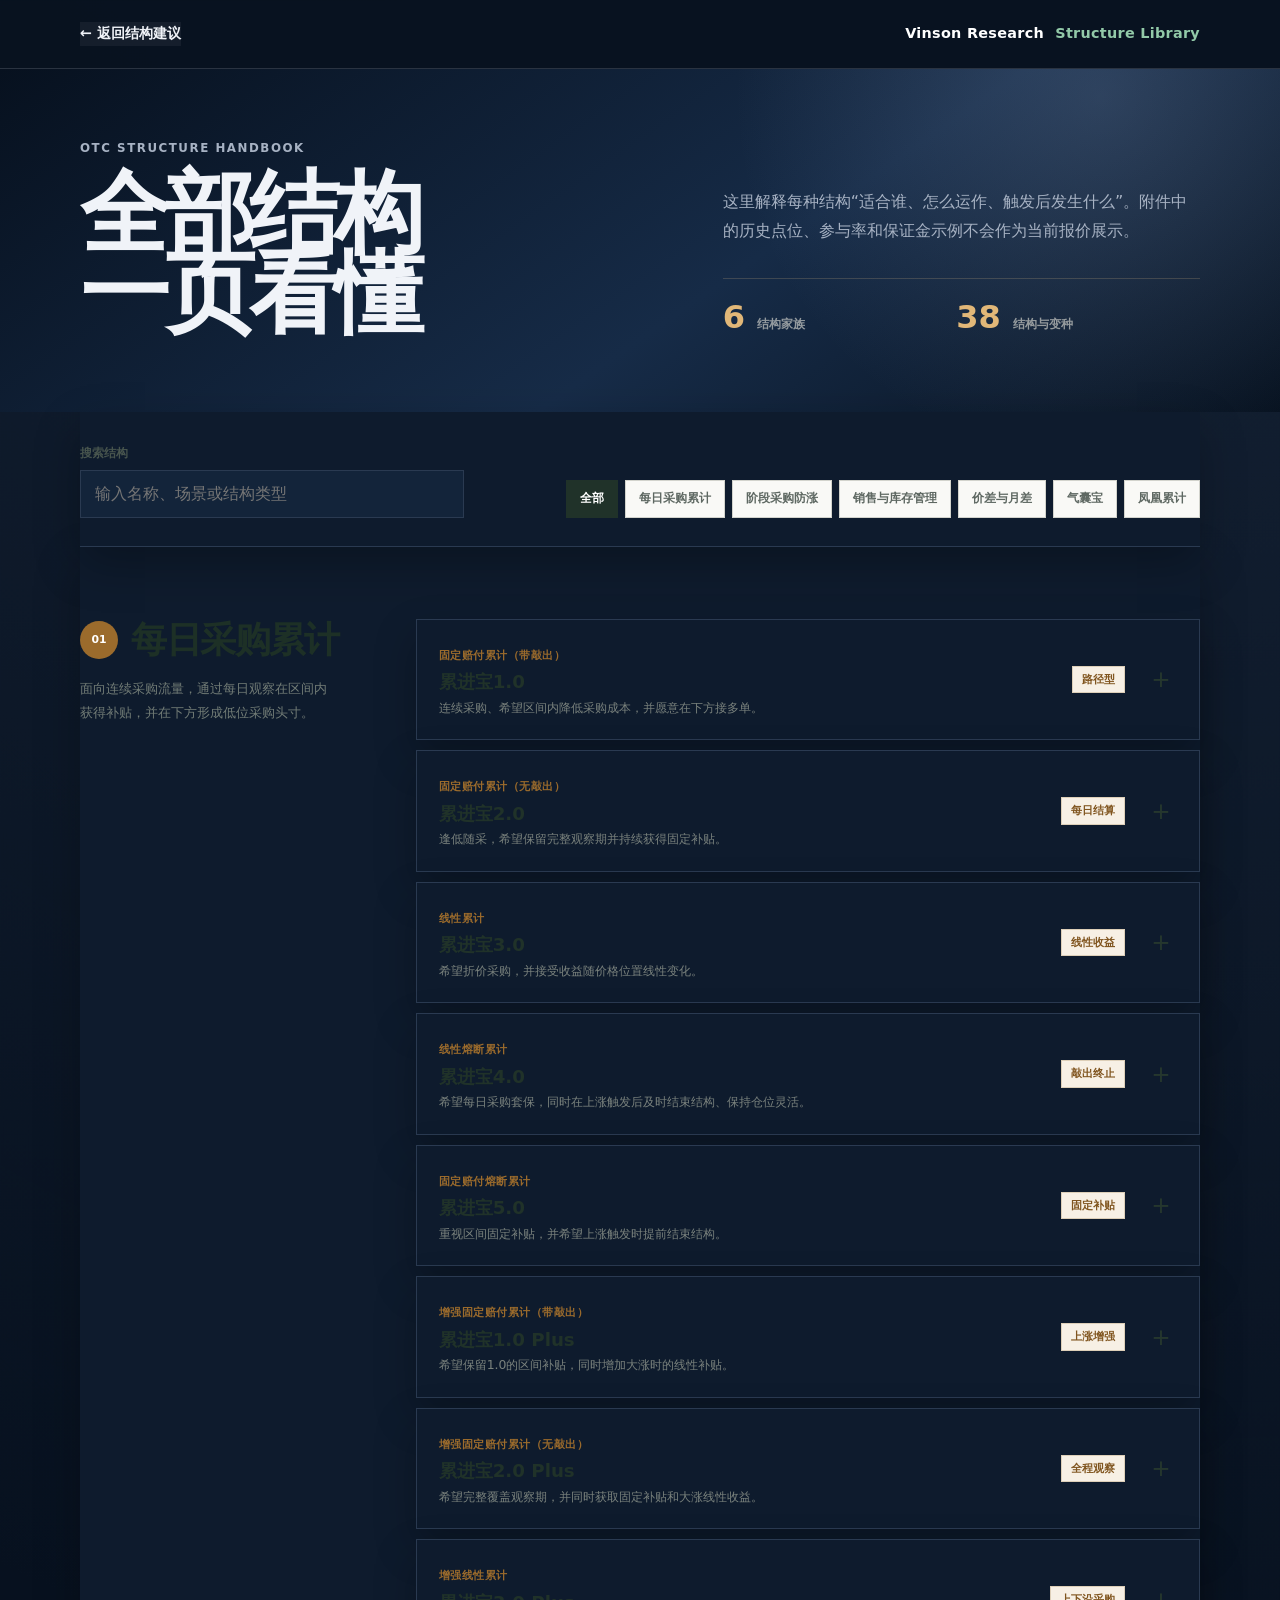
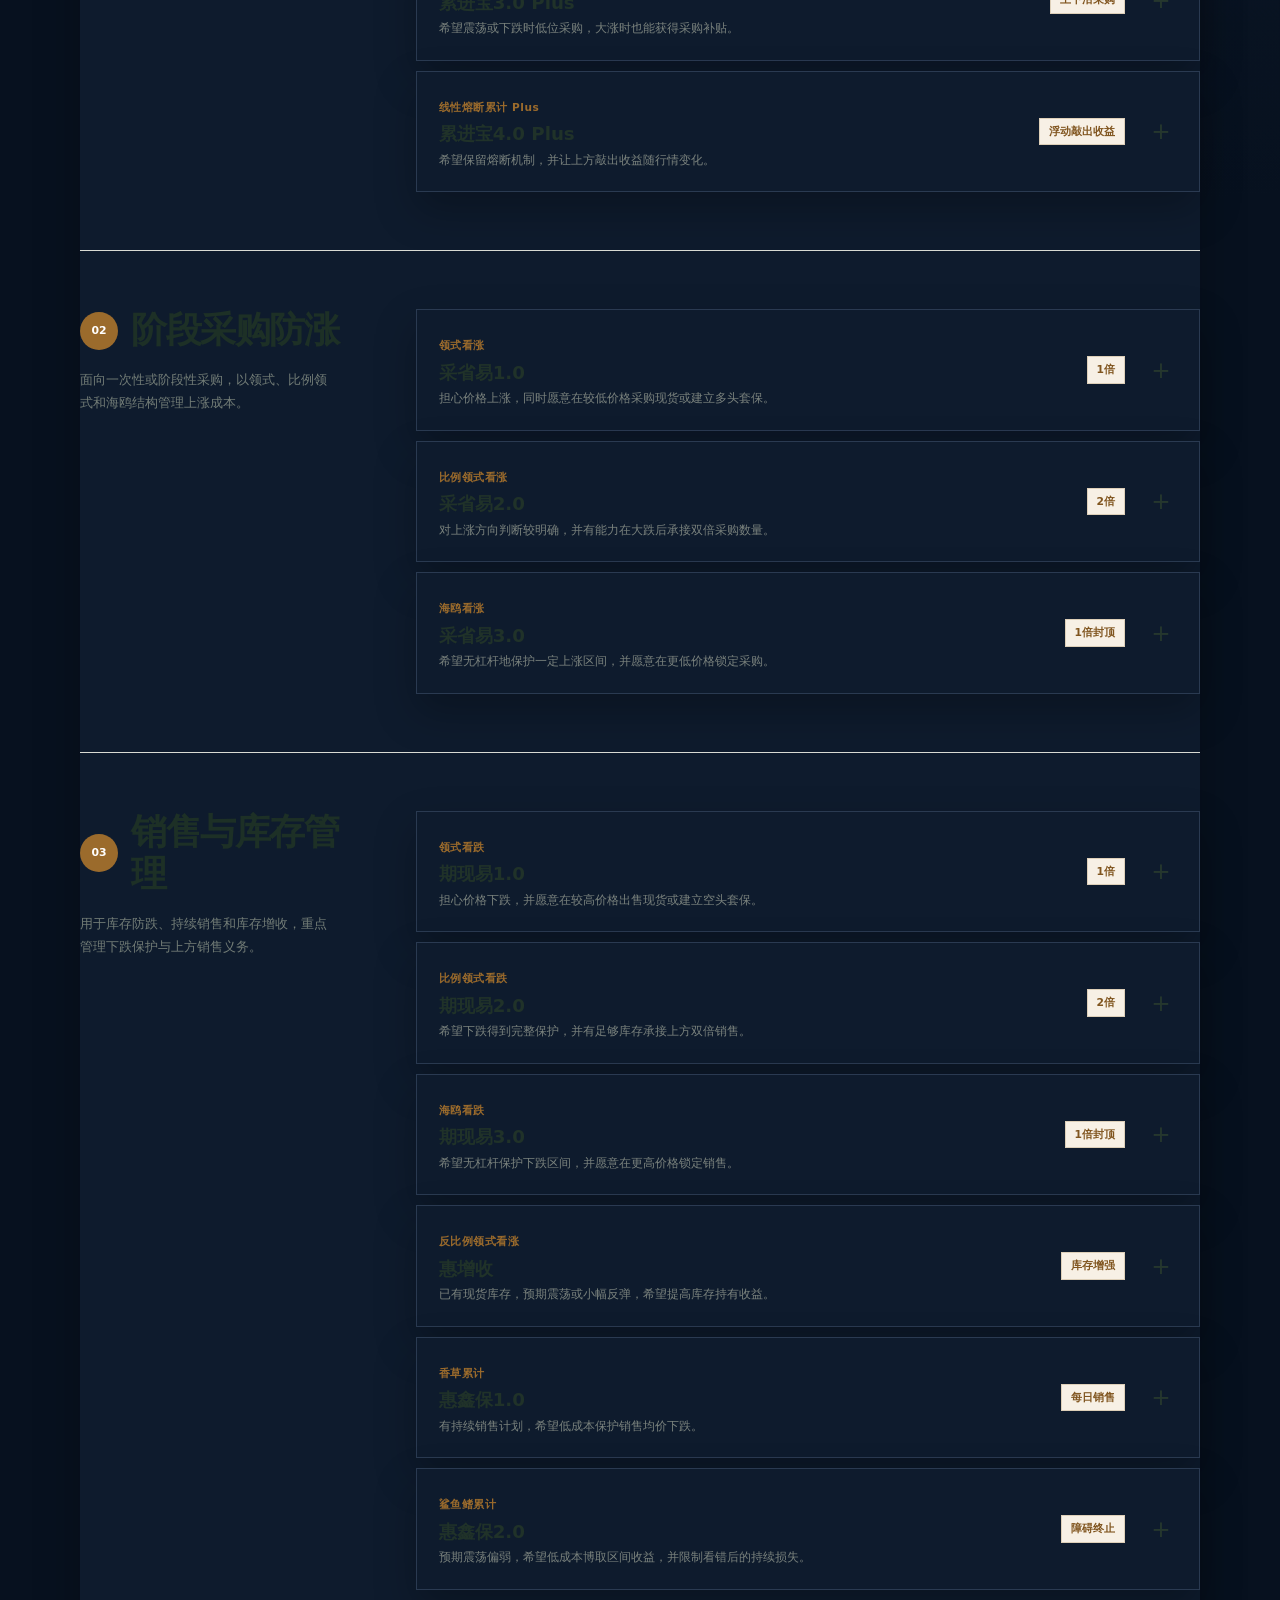
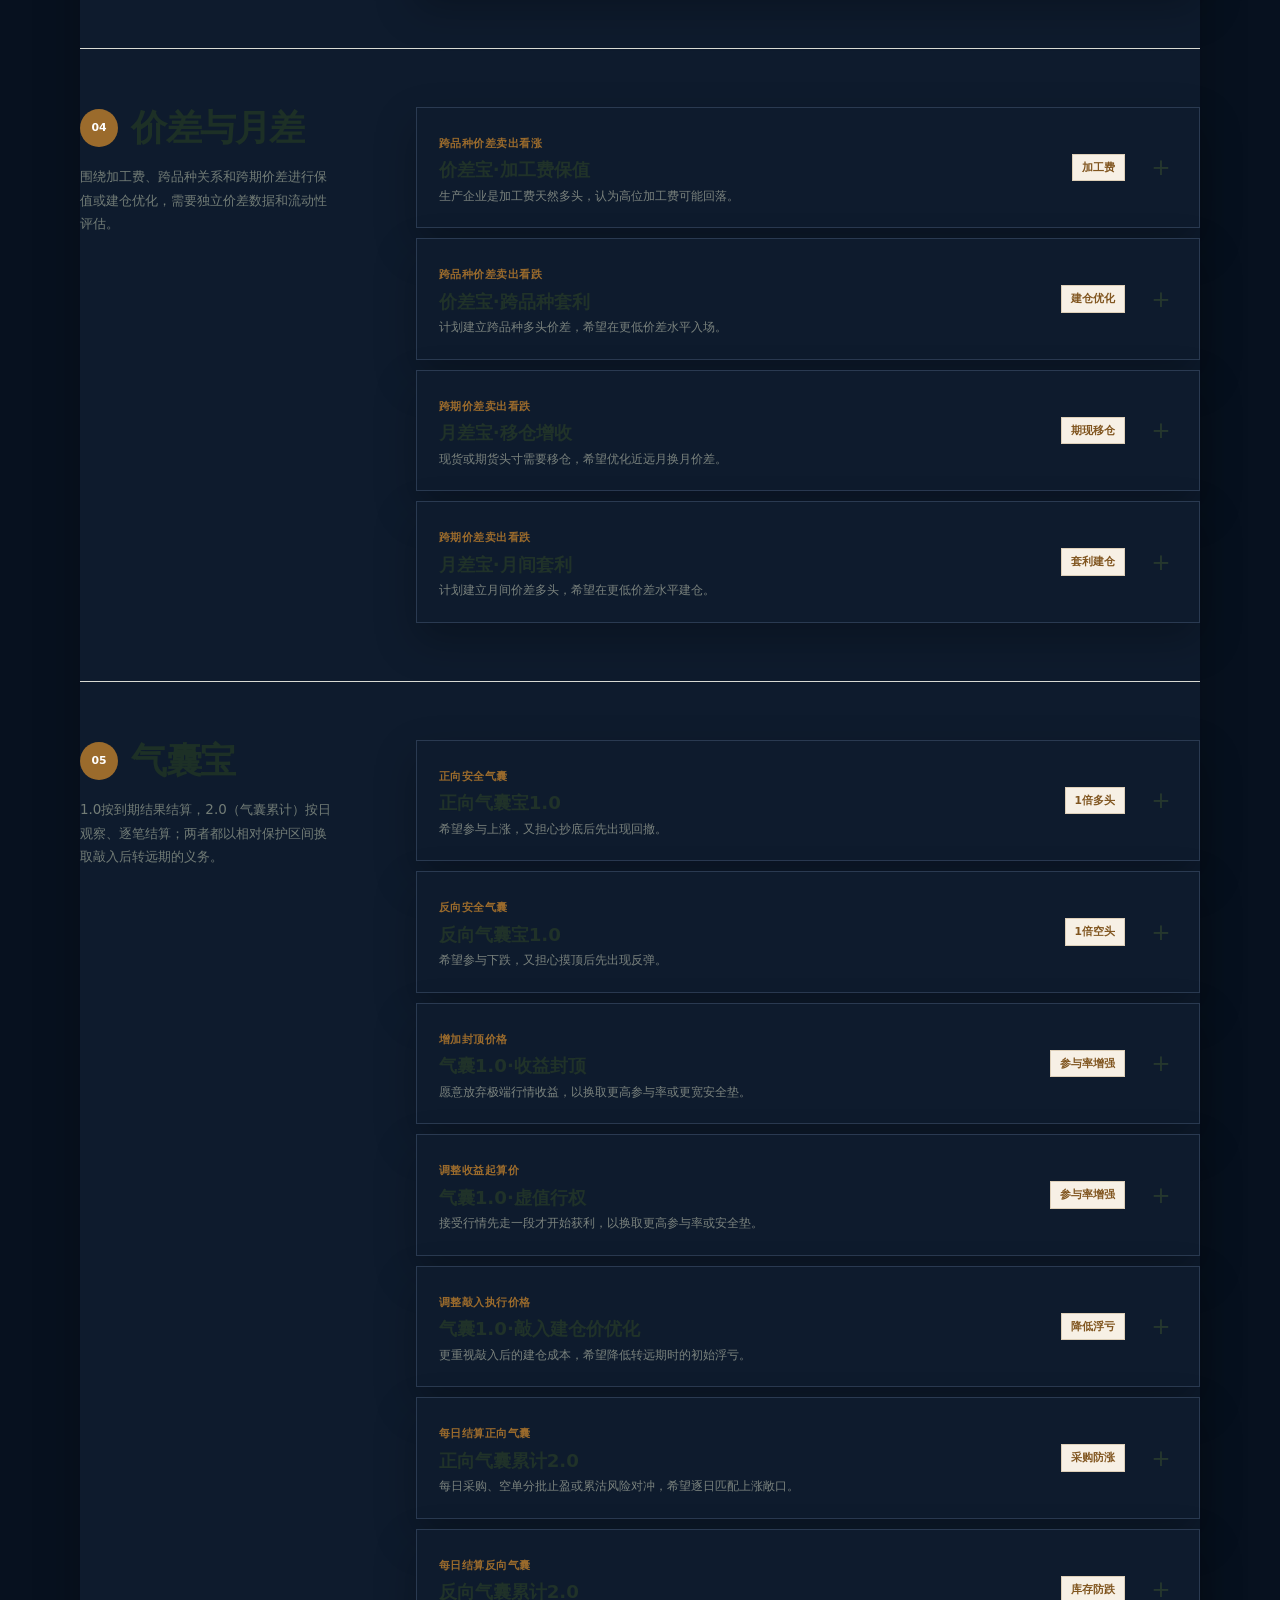
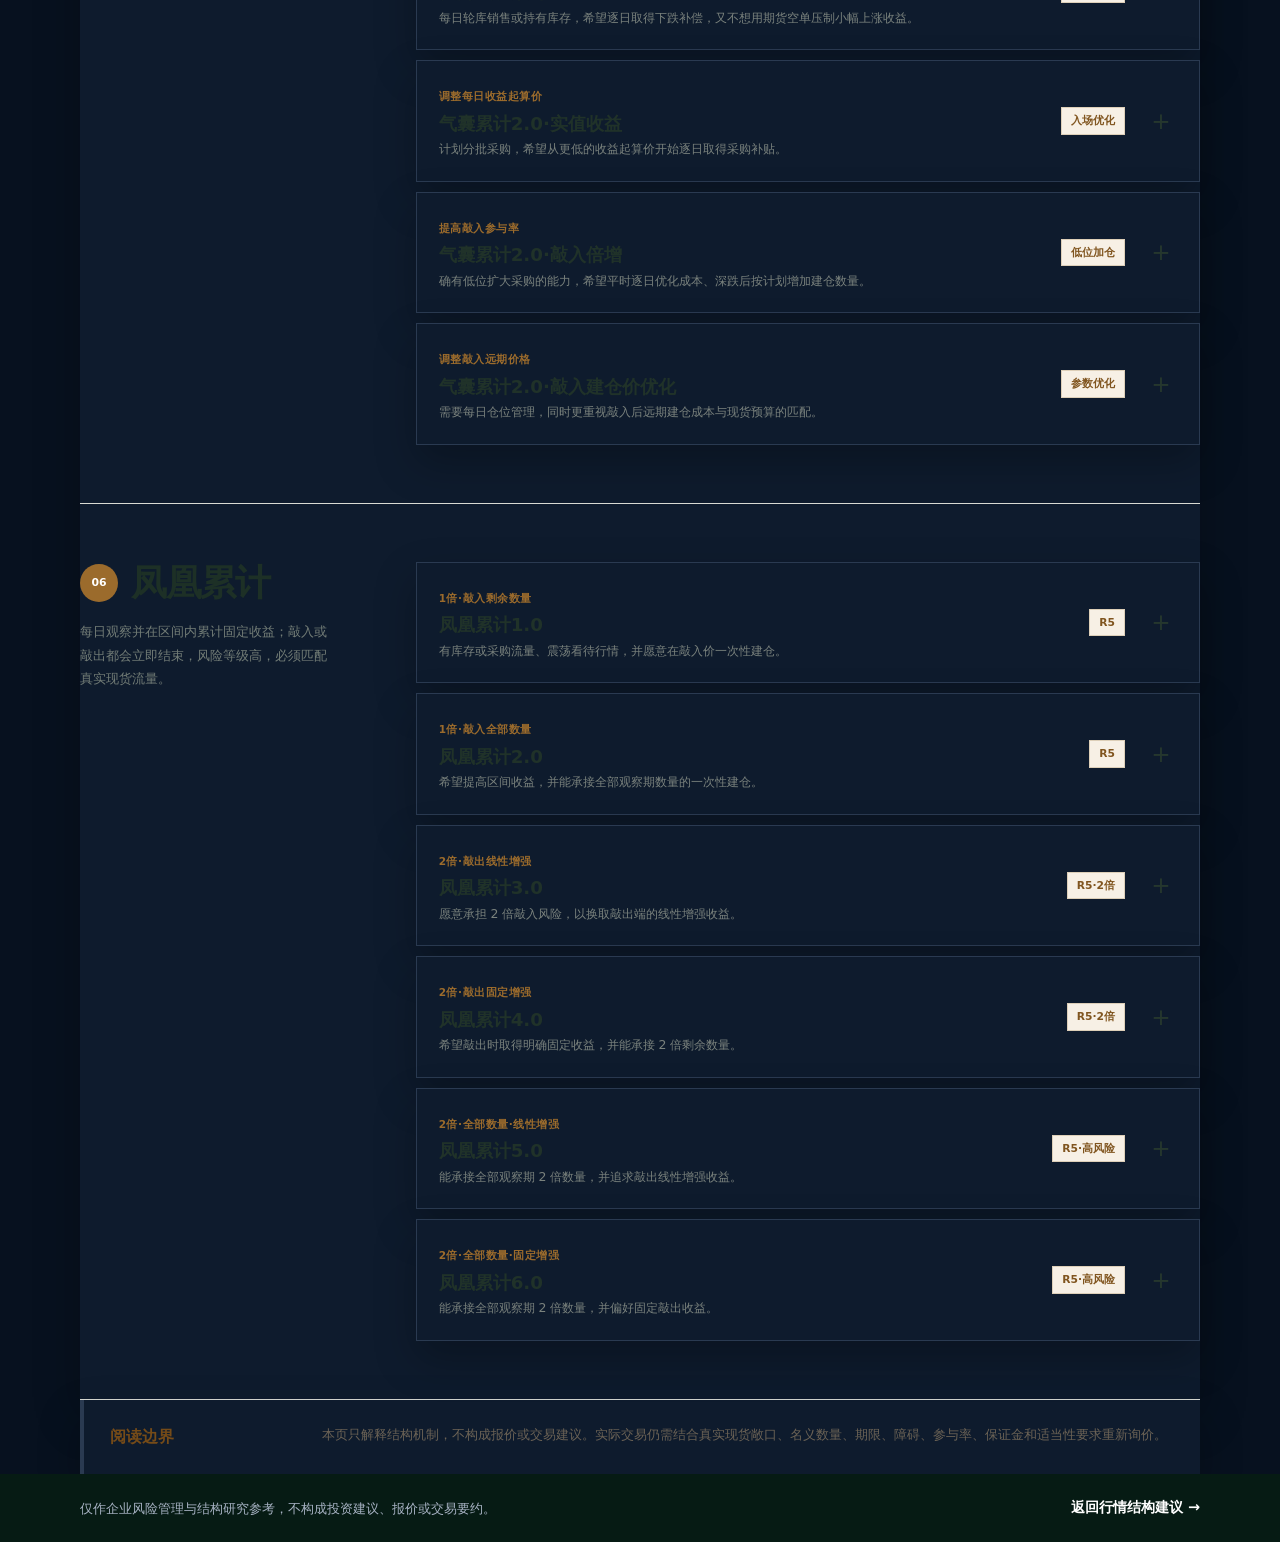
<file: otc-structure-library.html>
<!doctype html>
<html lang="zh-CN">
  <head>
    <meta charset="utf-8" />
    <base href="/" />
    <meta name="viewport" content="width=device-width, initial-scale=1" />
    <title>场外结构详解库 | Vinson Research</title>
    <meta name="description" content="查看累计、领式、海鸥、价差、气囊宝与凤凰累计等场外结构的适用场景、运作方式、触发结果和核心风险。" />
    <link rel="icon" href="data:," />
    <script>
      window.OTC_LIBRARY_CACHE_BUST = Date.now();
      document.write('<link rel="stylesheet" href="assets/styles.css?v=' + window.OTC_LIBRARY_CACHE_BUST + '" />');
    </script>
  </head>
  <body class="otc-library-page">
    <header class="quant-header">
      <div class="shell quant-header-inner">
        <a class="quant-back" href="/otc-structure">← 返回结构建议</a>
        <div class="quant-brand">Vinson Research <span>Structure Library</span></div>
      </div>
    </header>

    <main>
      <section class="library-hero">
        <div class="shell library-hero-grid">
          <div>
            <p class="otc-eyebrow">OTC Structure Handbook</p>
            <h1>全部结构<br />一页看懂</h1>
          </div>
          <div class="library-hero-copy">
            <p>这里解释每种结构“适合谁、怎么运作、触发后发生什么”。附件中的历史点位、参与率和保证金示例不会作为当前报价展示。</p>
            <div class="library-stats"><strong>6</strong><span>结构家族</span><strong>38</strong><span>结构与变种</span></div>
          </div>
        </div>
      </section>

      <section class="shell library-toolbar" aria-label="结构筛选">
        <label>
          <span>搜索结构</span>
          <input id="library-search" type="search" placeholder="输入名称、场景或结构类型" autocomplete="off" />
        </label>
        <div id="library-filters" class="library-filters" role="group" aria-label="按家族筛选"></div>
      </section>

      <section id="library-content" class="shell library-content" aria-live="polite"></section>

      <section class="shell library-boundary">
        <strong>阅读边界</strong>
        <p>本页只解释结构机制，不构成报价或交易建议。实际交易仍需结合真实现货敞口、名义数量、期限、障碍、参与率、保证金和适当性要求重新询价。</p>
      </section>
    </main>

    <footer class="quant-footer">
      <div class="shell">
        <p>仅作企业风险管理与结构研究参考，不构成投资建议、报价或交易要约。</p>
        <a href="/otc-structure">返回行情结构建议 →</a>
      </div>
    </footer>

    <script>document.write('<script src="assets/otc-library.js?v=' + window.OTC_LIBRARY_CACHE_BUST + '"><\/script>');</script>
  </body>
</html>
</file>
<file: assets/styles.css>
:root {
  color-scheme: light;
  --bg: #f7f4ee;
  --panel: #ffffff;
  --ink: #1b1b1b;
  --muted: #66615a;
  --line: #d6d0c6;
  --accent: #8a5a20;
  --accent-dark: #5c3c15;
  --gold: #8a5a20;
  --deep: #071511;
  --deep-2: #0d211b;
  --danger: #a33b2f;
  --shadow: 0 18px 42px rgba(39, 31, 20, 0.08);
}

/* OTC structuring */
.otc-page {
  min-height: 100vh;
  background: #f1f2ed;
  color: #17221c;
}

.otc-hero {
  padding: 72px 0 82px;
  background:
    radial-gradient(circle at 12% 18%, rgba(186, 139, 72, 0.2), transparent 30%),
    linear-gradient(132deg, #111b16 0%, #22352a 58%, #0c1511 100%);
  color: #f5f3e9;
}

.otc-hero-grid {
  display: grid;
  grid-template-columns: minmax(0, 1fr) minmax(390px, 500px);
  gap: clamp(48px, 8vw, 110px);
  align-items: center;
}

.otc-eyebrow {
  margin: 0 0 14px;
  color: #d8ad70;
  font-size: 0.74rem;
  font-weight: 900;
  letter-spacing: 0.13em;
  text-transform: uppercase;
}

.otc-intro h1 {
  margin: 0;
  color: #fffdf5;
  font-size: clamp(3.4rem, 7.4vw, 6.8rem);
  letter-spacing: -0.06em;
  line-height: 0.9;
}

.otc-intro > p:not(.otc-eyebrow) {
  max-width: 620px;
  margin: 28px 0 0;
  color: rgba(247, 244, 232, 0.68);
  font-size: 1.02rem;
  line-height: 1.8;
}

.otc-data-status {
  display: grid;
  max-width: 590px;
  gap: 4px;
  margin-top: 40px;
  padding: 19px 21px;
  border: 1px solid rgba(224, 183, 125, 0.22);
  border-left: 3px solid #d8ad70;
  background: rgba(255, 255, 255, 0.04);
}

.otc-data-status span,
.otc-data-status small {
  color: rgba(247, 244, 232, 0.55);
  font-size: 0.72rem;
  font-weight: 760;
}

.otc-data-status strong { color: #fff; }

.otc-form {
  padding: 30px;
  border: 1px solid #e3ded0;
  background: #fff;
  box-shadow: 0 28px 70px rgba(0, 10, 5, 0.28);
  color: #17221c;
}

.otc-form-heading {
  display: flex;
  align-items: center;
  gap: 14px;
  padding-bottom: 22px;
  border-bottom: 1px solid #ebe7dc;
}

.otc-form-heading > span,
.otc-result-empty > span {
  display: grid;
  width: 40px;
  height: 40px;
  flex: 0 0 40px;
  place-items: center;
  border-radius: 50%;
  background: #9b6b2c;
  color: #fff;
  font-size: 0.76rem;
  font-weight: 900;
}

.otc-form-heading div { display: grid; }
.otc-form-heading strong { font-size: 1.08rem; }
.otc-form-heading small { color: #7d817c; }

.otc-field {
  display: grid;
  gap: 9px;
  margin-top: 22px;
  padding: 0;
  border: 0;
}

.otc-field > span,
.otc-field legend {
  color: #3c4841;
  font-size: 0.84rem;
  font-weight: 850;
}

.otc-field > small {
  color: #7b847e;
  font-size: 0.72rem;
}

.otc-field select {
  width: 100%;
  min-height: 50px;
  padding: 0 14px;
  border: 1px solid #d5d3c9;
  border-radius: 0;
  background: #fcfcfa;
  color: #17221c;
  font: inherit;
  font-weight: 760;
}

.otc-field select:focus {
  outline: 2px solid rgba(155, 107, 44, 0.2);
  border-color: #9b6b2c;
}

.otc-choice-grid { display: grid; gap: 7px; }
.objective-grid { grid-template-columns: repeat(3, minmax(0, 1fr)); }
.cost-grid { grid-template-columns: repeat(3, minmax(0, 1fr)); }
.otc-choice-grid label { position: relative; min-width: 0; }
.otc-choice-grid input { position: absolute; opacity: 0; }

.otc-choice-grid label > span {
  display: grid;
  min-height: 76px;
  align-content: center;
  gap: 3px;
  padding: 10px 11px;
  border: 1px solid #d9d6cc;
  background: #fbfbf8;
  cursor: pointer;
}

.otc-choice-grid strong { color: #334139; font-size: 0.78rem; }
.otc-choice-grid small { color: #8a8e89; font-size: 0.65rem; line-height: 1.35; }

.otc-choice-grid input:checked + span {
  border-color: #9b6b2c;
  background: #f7f0e5;
  box-shadow: inset 0 0 0 1px #9b6b2c;
}

.otc-choice-grid input:checked + span strong { color: #754b18; }

.otc-suitability {
  border: 1px solid #d7b67f;
  background: #fff8eb;
  padding: 14px;
}

.otc-suitability[hidden] { display: none; }

.otc-confirm {
  display: grid;
  grid-template-columns: auto 1fr;
  gap: 11px;
  align-items: start;
  cursor: pointer;
}

.otc-confirm input {
  width: 18px;
  height: 18px;
  margin-top: 2px;
  accent-color: #9b6b2c;
}

.otc-confirm span { display: grid; gap: 3px; }
.otc-confirm strong { color: #5e421e; font-size: 0.8rem; }
.otc-confirm small { color: #7d6c55; font-size: 0.69rem; line-height: 1.45; }

.otc-form-error {
  min-height: 1.4em;
  margin: 12px 0 0;
  color: #a33b30;
  font-size: 0.8rem;
  font-weight: 750;
}

.otc-submit {
  display: flex;
  width: 100%;
  min-height: 54px;
  align-items: center;
  justify-content: space-between;
  padding: 0 18px;
  border: 0;
  background: #17281f;
  color: #fff;
  cursor: pointer;
  font: inherit;
  font-weight: 900;
}

.otc-submit:hover { background: #9b6b2c; }

.otc-result {
  scroll-margin-top: 24px;
  padding-top: 64px;
}

.otc-result-empty {
  display: grid;
  min-height: 240px;
  place-items: center;
  align-content: center;
  padding: 32px;
  border: 1px dashed #b4b4ab;
  color: #737b75;
  text-align: center;
}

.otc-result-empty strong { margin-top: 14px; color: #2c3932; font-size: 1.2rem; }
.otc-result-empty p { max-width: 620px; margin: 6px 0 0; }

.otc-result-card {
  overflow: hidden;
  border-top: 5px solid #a87534;
  background: #fff;
  box-shadow: 0 16px 48px rgba(18, 32, 24, 0.08);
}

.otc-result-header {
  display: flex;
  justify-content: space-between;
  gap: 32px;
  padding: 34px 36px 28px;
}

.otc-result-header > div:first-child > span,
.otc-result-date span {
  color: #9b6b2c;
  font-size: 0.72rem;
  font-weight: 900;
  letter-spacing: 0.08em;
}

.otc-result-header h2 {
  margin: 7px 0 0;
  color: #17271f;
  font-size: clamp(2rem, 4vw, 3.7rem);
  letter-spacing: -0.04em;
}

.otc-result-header p {
  max-width: 720px;
  margin: 10px 0 0;
  color: #6c7871;
}

.otc-analysis-result .otc-result-header {
  align-items: flex-start;
  padding-top: 38px;
  padding-bottom: 34px;
}

.otc-analysis-result .otc-result-header h2 {
  max-width: 820px;
  font-size: clamp(2.35rem, 5vw, 4.7rem);
  line-height: 1.04;
}

.otc-analysis-result .otc-result-header p {
  color: #9b6b2c;
  font-size: 1rem;
  font-weight: 850;
}

.otc-result-date {
  display: grid;
  flex: 0 0 auto;
  justify-items: end;
  align-content: start;
  gap: 2px;
  min-width: 150px;
  padding: 15px 16px;
  border: 1px solid #e1ddd3;
  background: #f8f6f0;
}

.otc-result-date strong { font-size: 1.05rem; }
.otc-result-date small { color: #7a857e; }

.otc-warning,
.otc-ready {
  margin: 0 36px 28px;
  padding: 14px 16px;
  border-left: 3px solid #b44838;
  background: #fbefec;
  color: #763a32;
  font-size: 0.82rem;
}

.otc-warning ul { margin: 6px 0 0; padding-left: 19px; }
.otc-ready { border-left-color: #398064; background: #edf7f2; color: #285e4a; font-weight: 760; }

.otc-market-grid {
  display: grid;
  grid-template-columns: repeat(6, minmax(0, 1fr));
  border-top: 1px solid #e4e5df;
  border-bottom: 1px solid #e4e5df;
}

.otc-market-grid > div {
  display: grid;
  min-height: 102px;
  align-content: center;
  gap: 4px;
  padding: 18px;
  border-right: 1px solid #e4e5df;
}

.otc-market-grid > div:last-child { border-right: 0; }
.otc-market-grid span { color: #858b86; font-size: 0.7rem; font-weight: 850; }
.otc-market-grid strong { color: #203229; font-size: 1.1rem; }

.otc-market-grid--compact {
  grid-template-columns: repeat(4, minmax(0, 1fr));
  background: #fbfbf8;
}

.otc-market-grid--compact > div { min-height: 94px; }

.otc-rationale {
  display: grid;
  grid-template-columns: minmax(180px, 0.34fr) minmax(0, 1fr);
  gap: 34px;
  padding: 38px 36px 34px;
}

.otc-structure-explainer span,
.otc-rationale header span,
.otc-review-condition > span {
  color: #9b6b2c;
  font-size: 0.68rem;
  font-weight: 900;
  letter-spacing: 0.1em;
  text-transform: uppercase;
}

.otc-structure-explainer {
  display: grid;
  grid-template-columns: minmax(180px, 0.34fr) minmax(0, 1fr);
  gap: 34px;
  align-items: baseline;
  padding: 25px 36px 27px;
  border-top: 1px solid #eadfce;
  background: #f8f3ea;
}

.otc-structure-explainer div { display: grid; }

.otc-structure-explainer h3 {
  margin: 4px 0 0;
  color: #50391e;
  font-size: 1.05rem;
}

.otc-structure-explainer p {
  margin: 0;
  color: #665f54;
  font-size: 0.86rem;
  line-height: 1.75;
}

.otc-rationale header h3 {
  margin: 5px 0 0;
  color: #1f3027;
  font-size: 1.45rem;
}

.otc-rationale ol {
  display: grid;
  gap: 0;
  margin: 0;
  padding: 0;
  list-style: none;
}

.otc-rationale li {
  display: grid;
  grid-template-columns: 42px 1fr;
  gap: 14px;
  padding: 0 0 20px;
  border-bottom: 1px solid #e7e5de;
}

.otc-rationale li + li { padding-top: 20px; }
.otc-rationale li:last-child { padding-bottom: 0; border-bottom: 0; }

.otc-rationale li > span {
  display: grid;
  width: 34px;
  height: 34px;
  place-items: center;
  border-radius: 50%;
  background: #f1e8d9;
  color: #8b5c22;
  font-size: 0.7rem;
  font-weight: 900;
}

.otc-rationale li strong {
  color: #26372e;
  font-size: 0.94rem;
}

.otc-rationale li p {
  margin: 4px 0 0;
  color: #707a74;
  font-size: 0.84rem;
  line-height: 1.7;
}

.otc-review-condition {
  display: grid;
  grid-template-columns: 180px 1fr;
  gap: 34px;
  align-items: baseline;
  padding: 21px 36px 23px;
  border-top: 1px solid #e2e4de;
  background: #eef1eb;
}

.otc-review-condition p {
  margin: 0;
  color: #56635c;
  font-size: 0.82rem;
}

.otc-legs { padding: 32px 36px 12px; }
.otc-legs > header { display: flex; justify-content: space-between; gap: 24px; align-items: baseline; }
.otc-legs > header span { color: #26372e; font-weight: 900; }
.otc-legs > header p { margin: 0; color: #7f8781; font-size: 0.76rem; }
.otc-leg-grid { display: grid; grid-template-columns: repeat(4, minmax(0, 1fr)); gap: 10px; margin-top: 16px; }

.otc-leg-card {
  min-height: 190px;
  padding: 18px;
  border: 1px solid #e2dfd6;
  background: #faf9f5;
}

.otc-leg-card > span { color: #9b6b2c; font-size: 0.67rem; font-weight: 900; letter-spacing: 0.06em; }
.otc-leg-card h3 { margin: 18px 0 0; color: #28372f; font-size: 0.9rem; }
.otc-leg-card strong { display: block; margin-top: 3px; color: #7b501b; font-size: 1.65rem; }
.otc-leg-card p { margin: 14px 0 0; color: #768078; font-size: 0.76rem; line-height: 1.6; }

.otc-decision-grid {
  display: grid;
  grid-template-columns: repeat(2, minmax(0, 1fr));
  padding: 14px 36px 32px;
}

.otc-decision-grid section { padding: 22px 28px 22px 0; border-bottom: 1px solid #e6e7e1; }
.otc-decision-grid section:nth-child(odd) { border-right: 1px solid #e6e7e1; }
.otc-decision-grid section:nth-child(even) { padding-left: 28px; }
.otc-decision-grid span { color: #9b6b2c; font-size: 0.7rem; font-weight: 900; }
.otc-decision-grid p { margin: 7px 0 0; color: #69756e; font-size: 0.84rem; }

.otc-result-footer {
  display: flex;
  flex-wrap: wrap;
  gap: 8px 24px;
  padding: 20px 36px;
  background: #f0f1ec;
  color: #747b76;
  font-size: 0.72rem;
}

.otc-result-footer p { margin: 0; }

.otc-guide { padding-top: 88px; padding-bottom: 76px; }
.otc-guide > header { display: grid; grid-template-columns: 0.85fr 1.15fr; gap: 12px 60px; align-items: end; }
.otc-guide > header .otc-eyebrow { grid-column: 1 / -1; }
.otc-guide h2 { max-width: 560px; margin: 0; color: #17281f; font-size: clamp(2.3rem, 5vw, 4.6rem); letter-spacing: -0.05em; }
.otc-guide > header > p:last-child { margin: 0; color: #727c75; }
.otc-guide-grid { display: grid; grid-template-columns: repeat(3, minmax(0, 1fr)); gap: 1px; margin-top: 42px; background: #d9dbd4; }
.otc-guide-grid article { min-height: 245px; padding: 28px; background: #fff; }
.otc-guide-grid span { color: #9b6b2c; font-size: 0.68rem; font-weight: 900; letter-spacing: 0.08em; }
.otc-guide-grid h3 { margin: 38px 0 0; color: #26362e; font-size: 1.25rem; }
.otc-guide-grid p { margin: 12px 0 0; color: #707a74; font-size: 0.88rem; line-height: 1.7; }

.otc-boundary {
  display: grid;
  grid-template-columns: repeat(2, minmax(0, 1fr));
  gap: 1px;
  margin-bottom: 88px;
  background: #d8c39f;
}

.otc-boundary > div { padding: 26px 28px; background: #f6efe2; }
.otc-boundary span { color: #875b22; font-size: 0.75rem; font-weight: 900; }
.otc-boundary p { margin: 8px 0 0; color: #665f52; font-size: 0.84rem; line-height: 1.7; }

.otc-library-entry {
  display: grid;
  grid-template-columns: minmax(0, 1fr) auto;
  gap: 40px;
  align-items: end;
  margin-top: 64px;
  margin-bottom: 88px;
  padding: 34px 36px;
  border: 1px solid #d9d3c6;
  border-left: 5px solid #a87534;
  background: #fff;
  box-shadow: 0 14px 36px rgba(18, 32, 24, 0.06);
}

.otc-library-entry > div > span {
  color: #9b6b2c;
  font-size: 0.68rem;
  font-weight: 900;
  letter-spacing: 0.11em;
  text-transform: uppercase;
}

.otc-library-entry h2 {
  margin: 4px 0 0;
  color: #192b22;
  font-size: clamp(1.8rem, 3.6vw, 3rem);
  letter-spacing: -0.04em;
}

.otc-library-entry p {
  max-width: 760px;
  margin: 8px 0 0;
  color: #6e7771;
  font-size: 0.88rem;
}

.otc-library-entry > a {
  display: flex;
  min-width: 220px;
  min-height: 54px;
  align-items: center;
  justify-content: space-between;
  gap: 24px;
  padding: 0 18px;
  background: #17281f;
  color: #fff;
  font-weight: 900;
  text-decoration: none;
}

.otc-library-entry > a:hover { background: #9b6b2c; }

/* OTC structure library */
.otc-library-page {
  min-height: 100vh;
  background: #f1f2ed;
  color: #17221c;
}

.library-hero {
  padding: 70px 0 78px;
  background:
    radial-gradient(circle at 82% 22%, rgba(192, 147, 84, 0.17), transparent 27%),
    linear-gradient(133deg, #101a15 0%, #22372b 62%, #0c1511 100%);
  color: #fffdf5;
}

.library-hero-grid {
  display: grid;
  grid-template-columns: minmax(0, 1.05fr) minmax(340px, 0.95fr);
  gap: clamp(54px, 9vw, 120px);
  align-items: end;
}

.library-hero h1 {
  margin: 0;
  font-size: clamp(3.6rem, 7vw, 6.5rem);
  letter-spacing: -0.06em;
  line-height: 0.9;
}

.library-hero-copy > p {
  margin: 0;
  color: rgba(247, 244, 232, 0.7);
  font-size: 1rem;
  line-height: 1.85;
}

.library-stats {
  display: grid;
  grid-template-columns: auto 1fr auto 1fr;
  gap: 8px 12px;
  align-items: baseline;
  margin-top: 32px;
  padding-top: 22px;
  border-top: 1px solid rgba(226, 188, 134, 0.2);
}

.library-stats strong { color: #e1b778; font-size: 2rem; line-height: 1; }
.library-stats span { color: rgba(247, 244, 232, 0.56); font-size: 0.76rem; font-weight: 800; }

.library-toolbar {
  position: relative;
  z-index: 2;
  display: grid;
  grid-template-columns: minmax(260px, 0.7fr) minmax(0, 1.3fr);
  gap: 24px;
  align-items: end;
  margin-top: -1px;
  padding-top: 32px;
  padding-bottom: 28px;
  border-bottom: 1px solid #d7d9d2;
}

.library-toolbar label { display: grid; gap: 7px; }

.library-toolbar label > span {
  color: #48554e;
  font-size: 0.72rem;
  font-weight: 900;
}

.library-toolbar input {
  width: 100%;
  min-height: 48px;
  padding: 0 14px;
  border: 1px solid #cfcec5;
  background: #fff;
  color: #17221c;
  font: inherit;
}

.library-toolbar input:focus {
  outline: 2px solid rgba(155, 107, 44, 0.2);
  border-color: #9b6b2c;
}

.library-filters {
  display: flex;
  flex-wrap: wrap;
  gap: 7px;
  justify-content: flex-end;
}

.library-filters button {
  min-height: 38px;
  padding: 0 13px;
  border: 1px solid #d2d3cc;
  background: #f9f9f6;
  color: #5e6862;
  cursor: pointer;
  font: inherit;
  font-size: 0.75rem;
  font-weight: 850;
}

.library-filters button:hover,
.library-filters button[aria-pressed="true"] {
  border-color: #203229;
  background: #203229;
  color: #fff;
}

.library-content { padding-top: 14px; }

.library-group {
  display: grid;
  grid-template-columns: minmax(240px, 0.33fr) minmax(0, 1fr);
  gap: clamp(34px, 6vw, 82px);
  padding: 58px 0;
  border-bottom: 1px solid #d9dbd4;
}

.library-group > header { align-self: start; }

.library-group > header > div {
  display: flex;
  gap: 13px;
  align-items: center;
}

.library-group > header span {
  display: grid;
  width: 38px;
  height: 38px;
  flex: 0 0 38px;
  place-items: center;
  border-radius: 50%;
  background: #9b6b2c;
  color: #fff;
  font-size: 0.68rem;
  font-weight: 900;
}

.library-group h2 {
  margin: 0;
  color: #1d3026;
  font-size: clamp(1.55rem, 3vw, 2.25rem);
  letter-spacing: -0.04em;
}

.library-group > header > p {
  margin: 16px 0 0;
  color: #727c76;
  font-size: 0.84rem;
  line-height: 1.75;
}

.library-card-list { display: grid; gap: 10px; }

.library-card {
  border: 1px solid #dcdcd5;
  background: #fff;
  box-shadow: 0 8px 20px rgba(18, 32, 24, 0.035);
}

.library-card summary {
  display: grid;
  grid-template-columns: minmax(0, 1fr) auto 32px;
  gap: 20px;
  align-items: center;
  padding: 21px 22px;
  cursor: pointer;
  list-style: none;
}

.library-card summary::-webkit-details-marker { display: none; }
.library-card summary > div { min-width: 0; }

.library-card summary > div > span {
  color: #9b6b2c;
  font-size: 0.66rem;
  font-weight: 900;
  letter-spacing: 0.05em;
}

.library-card h3 {
  margin: 4px 0 0;
  color: #203229;
  font-size: 1.14rem;
}

.library-card summary p {
  margin: 5px 0 0;
  color: #7a827d;
  font-size: 0.78rem;
}

.library-card summary > strong {
  padding: 4px 9px;
  border: 1px solid #ddcfb8;
  background: #f7f0e5;
  color: #80551f;
  font-size: 0.67rem;
  white-space: nowrap;
}

.library-card summary > i {
  color: #25372e;
  font-size: 1.45rem;
  font-style: normal;
  text-align: center;
  transition: transform 0.18s ease;
}

.library-card[open] { border-color: #cbb48f; }
.library-card[open] summary > i { transform: rotate(45deg); }

.library-card-body {
  display: grid;
  grid-template-columns: repeat(3, minmax(0, 1fr));
  border-top: 1px solid #e4e4dd;
  background: #faf9f5;
}

.library-card-body section {
  min-height: 142px;
  padding: 20px 22px;
  border-right: 1px solid #e4e4dd;
}

.library-card-body section:last-child { border-right: 0; }

.library-card-body span {
  color: #9b6b2c;
  font-size: 0.67rem;
  font-weight: 900;
}

.library-card-body p {
  margin: 8px 0 0;
  color: #626e67;
  font-size: 0.8rem;
  line-height: 1.7;
}

.library-empty {
  display: grid;
  min-height: 280px;
  place-items: center;
  align-content: center;
  padding: 30px;
  color: #6f7973;
  text-align: center;
}

.library-empty strong { color: #24352c; font-size: 1.25rem; }
.library-empty p { margin: 4px 0 0; }

.library-boundary {
  display: grid;
  grid-template-columns: 180px 1fr;
  gap: 32px;
  margin-top: 18px;
  margin-bottom: 80px;
  padding: 24px 26px;
  border-left: 4px solid #9b6b2c;
  background: #f4eadb;
}

.library-boundary strong { color: #754b18; }
.library-boundary p { margin: 0; color: #6b6255; font-size: 0.83rem; }

@media (max-width: 980px) {
  .library-hero-grid,
  .library-toolbar,
  .library-group { grid-template-columns: 1fr; }
  .library-filters { justify-content: flex-start; }
  .library-card-body { grid-template-columns: 1fr; }
  .library-card-body section { min-height: 0; border-right: 0; border-bottom: 1px solid #e4e4dd; }
  .library-card-body section:last-child { border-bottom: 0; }
}

@media (max-width: 680px) {
  .otc-library-page .quant-header-inner { gap: 12px; }
  .otc-library-page .quant-back { font-size: 0.8rem; white-space: nowrap; }
  .otc-library-page .quant-brand { font-size: 0.78rem; text-align: right; }
  .otc-library-page .quant-brand span { display: none; }
  .otc-library-entry { grid-template-columns: 1fr; gap: 24px; margin-top: 48px; margin-bottom: 64px; padding: 26px 22px; }
  .otc-library-entry > a { min-width: 0; width: 100%; }
  .library-hero { padding: 48px 0 56px; }
  .library-hero h1 { font-size: clamp(3.2rem, 17vw, 5rem); }
  .library-hero-grid { gap: 36px; }
  .library-stats { grid-template-columns: auto 1fr auto 1fr; }
  .library-toolbar { padding-top: 24px; }
  .library-filters { flex-wrap: nowrap; overflow-x: auto; padding-bottom: 4px; }
  .library-filters button { flex: 0 0 auto; }
  .library-group { gap: 26px; padding: 44px 0; }
  .library-card summary { grid-template-columns: minmax(0, 1fr) 28px; gap: 12px; padding: 19px 18px; }
  .library-card summary > strong { grid-column: 1; justify-self: start; }
  .library-card summary > i { grid-column: 2; grid-row: 1 / span 2; }
  .library-card-body section { padding: 18px; }
  .library-boundary { grid-template-columns: 1fr; gap: 5px; margin-bottom: 60px; }
}

@media (max-width: 980px) {
  .otc-hero-grid,
  .otc-guide > header { grid-template-columns: 1fr; }
  .otc-market-grid { grid-template-columns: repeat(3, minmax(0, 1fr)); }
  .otc-market-grid--compact { grid-template-columns: repeat(2, minmax(0, 1fr)); }
  .otc-market-grid > div:nth-child(3) { border-right: 0; }
  .otc-market-grid--compact > div:nth-child(2) { border-right: 0; }
  .otc-leg-grid { grid-template-columns: repeat(2, minmax(0, 1fr)); }
}

@media (max-width: 680px) {
  .otc-hero { padding: 46px 0 56px; }
  .otc-hero-grid { gap: 40px; }
  .otc-intro h1 { font-size: clamp(3.2rem, 18vw, 5.2rem); }
  .otc-form { padding: 22px; }
  .objective-grid,
  .cost-grid,
  .otc-market-grid,
  .otc-leg-grid,
  .otc-decision-grid,
  .otc-guide-grid,
  .otc-boundary { grid-template-columns: 1fr; }
  .otc-choice-grid label > span { min-height: 66px; }
  .otc-result-header,
  .otc-legs > header { align-items: flex-start; flex-direction: column; }
  .otc-result-date { justify-items: start; }
  .otc-analysis-result .otc-result-header { padding: 30px 22px 26px; }
  .otc-analysis-result .otc-result-header h2 { font-size: clamp(2rem, 11vw, 3.15rem); }
  .otc-market-grid--compact { grid-template-columns: repeat(2, minmax(0, 1fr)); }
  .otc-market-grid--compact > div,
  .otc-market-grid--compact > div:nth-child(3) { min-height: 78px; border-right: 1px solid #e4e5df; }
  .otc-market-grid--compact > div:nth-child(2n) { border-right: 0; }
  .otc-rationale { grid-template-columns: 1fr; gap: 22px; padding: 30px 22px; }
  .otc-structure-explainer { grid-template-columns: 1fr; gap: 8px; padding: 22px; }
  .otc-review-condition { grid-template-columns: 1fr; gap: 5px; padding: 20px 22px; }
  .otc-warning,
  .otc-ready { margin-right: 22px; margin-left: 22px; }
  .otc-market-grid > div,
  .otc-market-grid > div:nth-child(3) { min-height: 82px; border-right: 0; border-bottom: 1px solid #e4e5df; }
  .otc-legs { padding: 28px 22px 10px; }
  .otc-leg-card { min-height: 0; }
  .otc-decision-grid { padding: 12px 22px 28px; }
  .otc-decision-grid section,
  .otc-decision-grid section:nth-child(even) { padding: 21px 0; border-right: 0; }
  .otc-result-footer { display: grid; padding: 20px 22px; }
  .otc-guide { padding-top: 64px; padding-bottom: 56px; }
  .otc-boundary { margin-bottom: 64px; }
}

* {
  box-sizing: border-box;
}

body {
  margin: 0;
  background:
    linear-gradient(rgba(247, 244, 238, 0.84), rgba(247, 244, 238, 0.96)),
    url("paper-pattern.webp") center top / 760px auto repeat,
    var(--bg);
  color: var(--ink);
  font-family:
    Inter, "HarmonyOS Sans", "PingFang SC", "Noto Sans CJK SC", system-ui, -apple-system, BlinkMacSystemFont, "Segoe UI", sans-serif;
  line-height: 1.65;
}

body.home-page {
  background:
    linear-gradient(180deg, #04120e 0, #071b15 44%, #08140f 100%),
    var(--deep);
  color: #f4f8f2;
}

body.detail-page {
  background: #f5f7f9;
  color: #1f2937;
}

body.futures-analysis-page {
  min-height: 100vh;
  background: #07120d;
  color: #f4f8f2;
}

.futures-page-header {
  border-bottom: 1px solid rgba(220, 240, 213, 0.18);
  background: #0b2018;
}

.futures-page-nav,
.futures-page-footer > div {
  display: flex;
  justify-content: space-between;
  gap: 18px;
  padding: 18px 0;
  color: rgba(244, 248, 242, 0.64);
  font-size: 0.84rem;
  font-weight: 760;
}

.futures-back {
  color: #9edb9b;
  text-decoration: none;
}

.futures-page-intro {
  padding: 52px 0 48px;
}

.futures-page-intro p,
.contract-picker > div > p,
.analysis-head p,
.analysis-panel header p {
  margin: 0;
  color: #9edb9b;
  font-size: 0.76rem;
  font-weight: 900;
}

.futures-page-intro h1 {
  margin: 7px 0 10px;
  color: #ffffff;
  font-size: clamp(2rem, 5vw, 3.6rem);
  letter-spacing: 0;
}

.futures-page-intro > span {
  color: rgba(244, 248, 242, 0.72);
  font-size: 1rem;
}

.futures-analysis-layout {
  display: grid;
  gap: 22px;
  padding: 30px 0 50px;
}

.contract-picker,
.analysis-head,
.analysis-panel {
  border: 1px solid rgba(220, 240, 213, 0.18);
  background: rgba(13, 33, 27, 0.94);
}

.contract-picker {
  display: grid;
  grid-template-columns: minmax(190px, 0.7fr) minmax(0, 1.6fr);
  gap: 22px 30px;
  align-items: end;
  padding: 22px;
}

.contract-picker h2,
.analysis-head h2,
.analysis-panel h3 {
  margin: 4px 0 0;
  color: #ffffff;
  font-size: 1.3rem;
}

.contract-picker-controls {
  display: grid;
  grid-template-columns: minmax(135px, 0.55fr) minmax(180px, 1.35fr) auto;
  gap: 12px;
}

.contract-picker label {
  display: grid;
  gap: 6px;
  color: rgba(244, 248, 242, 0.6);
  font-size: 0.78rem;
  font-weight: 800;
}

.contract-picker select,
.contract-picker button {
  min-width: 0;
  min-height: 44px;
  border: 1px solid rgba(220, 240, 213, 0.22);
  background: #07120d;
  color: #ffffff;
  padding: 0 12px;
  font: inherit;
}

.contract-picker button {
  align-self: end;
  border-color: #9edb9b;
  background: #9edb9b;
  color: #07120d;
  font-weight: 900;
  cursor: pointer;
}

.contract-picker-note {
  grid-column: 1 / -1;
  margin: 0;
  color: rgba(244, 248, 242, 0.66);
  font-size: 0.86rem;
}

.contract-analysis-result {
  min-height: 280px;
}

.analysis-empty {
  display: grid;
  min-height: 280px;
  place-items: center;
  border: 1px dashed rgba(220, 240, 213, 0.24);
  color: rgba(244, 248, 242, 0.6);
}

.analysis-head {
  display: flex;
  justify-content: space-between;
  gap: 24px;
  padding: 26px;
}

.analysis-head h2 {
  font-size: clamp(1.5rem, 3vw, 2.2rem);
}

.analysis-head h2 span {
  color: #9edb9b;
}

.analysis-head small {
  display: block;
  margin-top: 8px;
  color: rgba(244, 248, 242, 0.58);
}

.analysis-price {
  display: grid;
  align-content: start;
  justify-items: end;
}

.analysis-price strong {
  color: #ffffff;
  font-size: clamp(2rem, 5vw, 3.4rem);
  line-height: 1;
}

.analysis-price span { font-weight: 900; }
.analysis-price.up span { color: #9edb9b; }
.analysis-price.down span { color: #e19b86; }
.analysis-price.flat span { color: #f1c96b; }

.analysis-columns {
  display: grid;
  grid-template-columns: repeat(2, minmax(0, 1fr));
  gap: 1px;
  margin-top: 1px;
  background: rgba(220, 240, 213, 0.14);
}

.analysis-panel { padding: 24px; }
.analysis-panel > p { color: rgba(244, 248, 242, 0.78); line-height: 1.75; }

.indicator-grid {
  display: grid;
  grid-template-columns: repeat(3, minmax(0, 1fr));
  gap: 1px;
  margin: 20px 0 0;
  background: rgba(220, 240, 213, 0.14);
}

.indicator-grid div { padding: 11px; background: #091b14; }
.indicator-grid dt { color: rgba(244, 248, 242, 0.56); font-size: 0.75rem; font-weight: 800; }
.indicator-grid dd { margin: 3px 0 0; color: #ffffff; font-weight: 850; }

.analysis-levels,
.fundamental-framework {
  display: flex;
  flex-wrap: wrap;
  gap: 10px 20px;
  margin-top: 16px;
  color: rgba(244, 248, 242, 0.72);
  font-size: 0.88rem;
}

.technical-detail-list,
.fundamental-detail-list {
  display: grid;
  gap: 0;
  margin-top: 18px;
  border-top: 1px solid rgba(220, 240, 213, 0.16);
}

.technical-detail-list section,
.fundamental-detail-list section {
  display: grid;
  gap: 4px;
  padding: 13px 0;
  border-bottom: 1px solid rgba(220, 240, 213, 0.12);
}

.technical-detail-list strong,
.fundamental-detail-list strong {
  color: #9edb9b;
  font-size: 0.82rem;
}

.technical-detail-list span,
.fundamental-detail-list span {
  color: rgba(244, 248, 242, 0.74);
  font-size: 0.88rem;
  line-height: 1.65;
}

.fundamental-framework { display: grid; gap: 4px; padding: 14px 0; border-top: 1px solid rgba(220, 240, 213, 0.16); }
.fundamental-framework strong,
.hotspot-section > strong { color: #9edb9b; }

.fundamental-sources {
  display: grid;
  gap: 4px;
  margin: 13px 0 0;
  color: rgba(244, 248, 242, 0.58);
  font-size: 0.76rem;
  line-height: 1.55;
}
.fundamental-sources strong { color: rgba(158, 219, 155, 0.82); }
.fundamental-sources.is-missing { color: rgba(241, 201, 107, 0.78); }

.hotspot-section { margin-top: 10px; padding-top: 14px; border-top: 1px solid rgba(220, 240, 213, 0.16); }
.hotspot-list { display: grid; gap: 12px; margin: 12px 0 0; padding: 0; list-style: none; }
.hotspot-list li { display: grid; gap: 2px; }
.hotspot-list span { color: rgba(244, 248, 242, 0.53); font-size: 0.76rem; }
.hotspot-list a, .hotspot-list strong { color: #ffffff; font-size: 0.9rem; line-height: 1.5; }
.hotspot-list a { text-decoration-color: rgba(158, 219, 155, 0.6); }
.analysis-muted, .analysis-quality { color: rgba(244, 248, 242, 0.58); font-size: 0.86rem; }
.analysis-quality { margin: 1px 0 0; padding: 14px 18px; border-left: 3px solid #f1c96b; background: rgba(241, 201, 107, 0.08); }

.futures-page-footer { border-top: 1px solid rgba(220, 240, 213, 0.14); }

@media (max-width: 760px) {
  .futures-page-intro { padding: 38px 0; }
  .contract-picker, .contract-picker-controls, .analysis-columns { grid-template-columns: 1fr; }
  .analysis-head { align-items: flex-start; flex-direction: column; }
  .analysis-price { justify-items: start; }
  .indicator-grid { grid-template-columns: repeat(2, minmax(0, 1fr)); }
  .futures-page-nav, .futures-page-footer > div { align-items: flex-start; flex-direction: column; }
}

.shell {
  width: min(1120px, calc(100% - 40px));
  margin: 0 auto;
}

.hero {
  min-height: 100vh;
  min-height: 100svh;
  display: flex;
  align-items: center;
  background:
    linear-gradient(135deg, rgba(4, 18, 14, 0.98), rgba(8, 43, 33, 0.96) 52%, rgba(2, 11, 9, 0.98)),
    var(--deep);
  color: #f4f8f2;
  position: relative;
  overflow: hidden;
}

.hero::before {
  content: "";
  position: absolute;
  inset: 0;
  background:
    linear-gradient(115deg, transparent 0 18%, rgba(224, 246, 219, 0.04) 18% 18.25%, transparent 18.25% 36%, rgba(224, 246, 219, 0.035) 36% 36.2%, transparent 36.2% 58%, rgba(224, 246, 219, 0.03) 58% 58.18%, transparent 58.18%),
    repeating-linear-gradient(90deg, rgba(255, 255, 255, 0.035) 0 1px, transparent 1px 92px),
    repeating-linear-gradient(0deg, rgba(255, 255, 255, 0.026) 0 1px, transparent 1px 72px);
  opacity: 0.74;
  pointer-events: none;
}

.hero::after {
  content: "";
  position: absolute;
  inset: 9% 4% auto auto;
  width: min(520px, 54vw);
  aspect-ratio: 1.7;
  background:
    linear-gradient(145deg, transparent 0 12%, rgba(225, 246, 214, 0.11) 12% 12.5%, transparent 12.5% 24%, rgba(225, 246, 214, 0.08) 24% 24.45%, transparent 24.45% 42%, rgba(225, 246, 214, 0.07) 42% 42.35%, transparent 42.35%),
    linear-gradient(95deg, transparent 0 7%, rgba(225, 246, 214, 0.05) 7% 7.4%, transparent 7.4% 18%, rgba(225, 246, 214, 0.045) 18% 18.35%, transparent 18.35%);
  transform: rotate(-6deg);
  opacity: 0.55;
  pointer-events: none;
}

.hero-shell {
  position: relative;
  z-index: 1;
  display: flex;
  min-height: 100vh;
  min-height: 100svh;
  flex-direction: column;
  justify-content: flex-start;
  gap: 26px;
  padding: 48px 0;
}

.hero-brand {
  order: 1;
}

.hero-brand p,
.hero-brand h1,
.hero-brand span,
.hero-view p,
.hero-view ul {
  margin: 0;
}

.hero-brand p {
  color: rgba(244, 248, 242, 0.74);
  font-size: 0.9rem;
  font-weight: 800;
}

.hero-brand h1 {
  margin-top: 4px;
  color: #ffffff;
  font-size: clamp(1.9rem, 4vw, 3.6rem);
  font-weight: 800;
  line-height: 1.02;
}

.hero-brand span {
  display: block;
  margin-top: 10px;
  color: rgba(244, 248, 242, 0.7);
  font-size: 0.92rem;
  font-weight: 650;
}

.hero-view {
  order: 2;
  width: min(100%, 1120px);
  max-width: 1120px;
  margin-top: auto;
  margin-bottom: auto;
}

.hero-view-label {
  display: flex;
  align-items: center;
  gap: 16px;
  color: rgba(222, 238, 218, 0.74);
  font-size: 1rem;
  font-weight: 900;
}

.hero-view-label strong {
  color: #f1c96b;
  font-size: 1.05rem;
  letter-spacing: 0;
}

.hero-call {
  margin-top: 14px;
  color: #ffffff;
  max-width: 100%;
  font-size: clamp(3rem, 6.2vw, 5.6rem);
  font-weight: 850;
  line-height: 1.04;
  overflow-wrap: anywhere;
}

.hero-view ul {
  display: flex;
  flex-wrap: wrap;
  gap: 10px 22px;
  padding: 18px 0 0;
  list-style: none;
  color: rgba(244, 248, 242, 0.78);
  font-size: clamp(1rem, 1.8vw, 1.32rem);
  font-weight: 720;
}

.hero-view li::before {
  content: "";
  display: inline-block;
  width: 7px;
  height: 7px;
  margin-right: 10px;
  border-radius: 50%;
  background: #9edb9b;
  vertical-align: 0.12em;
}

.hero-meta {
  order: 3;
  display: grid;
  gap: 3px;
  color: rgba(244, 248, 242, 0.64);
  font-size: 0.9rem;
  font-weight: 760;
}

.hero-meta strong {
  color: #ffffff;
  font-size: clamp(1.2rem, 2.2vw, 1.75rem);
}

.hero-actions {
  order: 4;
  display: flex;
  flex-wrap: wrap;
  gap: 12px;
}

.hero-button {
  display: inline-flex;
  align-items: center;
  justify-content: center;
  min-height: 46px;
  padding: 0 20px;
  border: 1px solid rgba(234, 246, 230, 0.26);
  color: #f7fbf5;
  text-decoration: none;
  font-size: 0.95rem;
  font-weight: 850;
}

.hero-button-primary {
  border-color: #d7efcf;
  background: #f4f8f2;
  color: #092119;
}

.hero-button-secondary {
  background: rgba(244, 248, 242, 0.06);
}

.hero-button:hover {
  transform: translateY(-1px);
}

.masthead {
  background:
    linear-gradient(90deg, rgba(7, 21, 17, 0.96), rgba(7, 21, 17, 0.82) 46%, rgba(7, 21, 17, 0.9)),
    linear-gradient(180deg, rgba(6, 15, 13, 0.28), rgba(6, 15, 13, 0.88)),
    url("market-masthead.webp") center / cover;
  border-bottom: 1px solid rgba(212, 170, 105, 0.42);
  color: #f7f1e7;
  padding: 28px 0 24px;
  position: relative;
  overflow: hidden;
}

.masthead::before {
  content: "";
  position: absolute;
  inset: 0;
  background:
    radial-gradient(circle at 76% 18%, rgba(180, 124, 48, 0.18), transparent 34%),
    linear-gradient(180deg, transparent 0, rgba(0, 0, 0, 0.18) 100%);
  pointer-events: none;
}

.masthead::after {
  content: "";
  position: absolute;
  inset: auto 0 0;
  height: 7px;
  background: repeating-linear-gradient(
    90deg,
    rgba(214, 170, 105, 0.9) 0 42px,
    rgba(247, 241, 231, 0.55) 42px 48px,
    rgba(214, 170, 105, 0.9) 48px 92px
  );
  opacity: 0.34;
  pointer-events: none;
}

.masthead .shell {
  position: relative;
  z-index: 1;
}

.masthead-top,
.masthead-bottom {
  display: flex;
  justify-content: space-between;
  gap: 20px;
  border-top: 1px solid rgba(247, 241, 231, 0.2);
  border-bottom: 1px solid rgba(247, 241, 231, 0.2);
  padding: 8px 0;
  color: rgba(247, 241, 231, 0.74);
  font-family: Inter, ui-sans-serif, system-ui, -apple-system, BlinkMacSystemFont, "Segoe UI", sans-serif;
  font-size: 0.82rem;
  font-weight: 700;
  text-transform: uppercase;
}

.masthead-bottom {
  text-transform: none;
}

.masthead h1 {
  max-width: none;
  margin: 20px 0 16px;
  text-align: center;
  font-size: clamp(2.6rem, 6vw, 5.3rem);
  font-weight: 900;
  letter-spacing: 0;
  color: #fffaf0;
  text-shadow: 0 2px 22px rgba(0, 0, 0, 0.46);
}

.detail-masthead {
  padding-bottom: 30px;
}

.detail-masthead h1 {
  max-width: 920px;
  margin: 10px auto 8px;
  font-size: clamp(2rem, 4vw, 3.8rem);
}

.masthead-kicker,
.eyebrow,
.section-label,
.label {
  margin: 0;
  color: var(--gold);
  font-family: Inter, ui-sans-serif, system-ui, -apple-system, BlinkMacSystemFont, "Segoe UI", sans-serif;
  font-size: 0.76rem;
  font-weight: 800;
  letter-spacing: 0;
  text-transform: uppercase;
}

.masthead .masthead-kicker,
.masthead .eyebrow,
.masthead .section-label,
.masthead .label {
  color: #d4aa69;
}

h1,
h2,
h3 {
  margin: 0;
  line-height: 1.18;
}

.subtitle {
  max-width: 720px;
  margin: 0 auto;
  color: var(--muted);
  text-align: center;
  font-family: Inter, ui-sans-serif, system-ui, -apple-system, BlinkMacSystemFont, "Segoe UI", sans-serif;
  font-size: 0.98rem;
}

.masthead .subtitle {
  color: rgba(247, 241, 231, 0.76);
}

.detail-actions {
  display: flex;
  justify-content: center;
  margin-top: 18px;
}

.download-link {
  border: 1px solid rgba(247, 241, 231, 0.46);
  color: #fffaf0;
  background: rgba(255, 255, 255, 0.08);
  padding: 8px 14px;
  text-decoration: none;
  font-family: Inter, ui-sans-serif, system-ui, -apple-system, BlinkMacSystemFont, "Segoe UI", sans-serif;
  font-size: 0.86rem;
  font-weight: 800;
}

.download-link:hover {
  background: #fffaf0;
  color: var(--deep);
}

.newspaper-layout {
  display: grid;
  grid-template-columns: 1fr 1fr;
  gap: 36px;
  padding: 34px 0 48px;
  align-items: stretch;
}

.recent-section {
  grid-column: 1 / -1;
  min-height: 0;
  border-top-width: 4px;
}

.archive-section {
  min-height: 320px;
  min-width: 0;
}

.archive-area {
  grid-column: 1 / -1;
}

.archive-grid {
  display: grid;
  grid-template-columns: minmax(0, 1fr) minmax(0, 1fr);
  gap: 36px;
  align-items: start;
}

.archive-divider {
  display: flex;
  align-items: center;
  gap: 16px;
  color: var(--muted);
  font-family: Inter, ui-sans-serif, system-ui, -apple-system, BlinkMacSystemFont, "Segoe UI", sans-serif;
  font-size: 0.78rem;
  font-weight: 900;
  text-transform: uppercase;
  margin-bottom: 24px;
}

.archive-divider::before,
.archive-divider::after {
  content: "";
  height: 1px;
  background: var(--ink);
  flex: 1;
  opacity: 0.55;
}

.detail-layout {
  padding: 32px 0 42px;
}

.report-view,
.archive,
.newspaper-section {
  background: var(--panel);
  border-top: 3px solid var(--ink);
  border-bottom: 1px solid var(--line);
  border-radius: 0;
  box-shadow: var(--shadow);
}

.report-view {
  min-width: 0;
}

.newspaper-section {
  min-height: 360px;
  padding: 0;
  background:
    linear-gradient(rgba(255, 255, 255, 0.94), rgba(255, 255, 255, 0.96)),
    url("paper-pattern.webp") center / 620px auto repeat;
  border-left: 1px solid rgba(214, 208, 198, 0.76);
  border-right: 1px solid rgba(214, 208, 198, 0.76);
}

.section-heading {
  display: flex;
  align-items: baseline;
  justify-content: flex-start;
  gap: 10px;
  padding: 16px 0 14px;
  border-bottom: 1px solid var(--ink);
}

.section-heading span {
  color: var(--accent);
  font-family: Inter, ui-sans-serif, system-ui, -apple-system, BlinkMacSystemFont, "Segoe UI", sans-serif;
  font-size: 0.75rem;
  font-weight: 900;
  text-transform: uppercase;
}

.section-heading span::before {
  content: "·";
  margin-right: 10px;
  color: var(--ink);
}

.section-heading h2 {
  font-size: 1.55rem;
}

.recent-section .section-heading h2 {
  font-size: clamp(1.75rem, 3vw, 2.35rem);
}

.report-toolbar {
  display: flex;
  justify-content: space-between;
  gap: 20px;
  padding: 24px;
  border-bottom: 1px solid var(--line);
}

.report-toolbar h2 {
  font-size: clamp(1.45rem, 3vw, 2rem);
}

select {
  height: 40px;
  min-width: 148px;
  border: 1px solid var(--line);
  border-radius: 6px;
  background: #fff;
  color: var(--ink);
  padding: 0 12px;
  font: inherit;
}

.report-content {
  padding: 26px 30px 34px;
}

.detail-content {
  padding: 30px;
}

.report-content h1,
.report-content h2,
.report-content h3 {
  margin: 28px 0 10px;
}

.report-content h1:first-child,
.report-content h2:first-child,
.report-content h3:first-child {
  margin-top: 0;
}

.report-content p,
.report-content ul,
.report-content ol {
  margin: 0 0 14px;
}

.report-content li {
  margin: 6px 0;
}

.report-content table {
  width: 100%;
  border-collapse: collapse;
  margin: 18px 0;
  font-size: 0.95rem;
}

.report-content th,
.report-content td {
  border: 1px solid var(--line);
  padding: 9px 10px;
  text-align: left;
  vertical-align: top;
}

.report-content th {
  background: #f7f5ef;
}

.archive {
  padding: 22px;
}

.archive h2 {
  margin-bottom: 16px;
  font-size: 1.2rem;
}

.archive-list {
  display: grid;
  gap: 10px;
}

.report-link-list {
  display: grid;
  gap: 0;
  padding: 0;
}

.report-link-list.compact {
  padding: 0;
}

.report-link {
  display: grid;
  gap: 0;
  padding: 18px 0;
  border-bottom: 1px solid var(--line);
  color: var(--ink);
  text-decoration: none;
}

.report-link:last-child {
  border-bottom: 0;
}

.report-link:hover {
  color: var(--accent-dark);
}

.report-link span {
  font-size: clamp(1rem, 1.55vw, 1.24rem);
  font-weight: 800;
  line-height: 1.35;
  overflow-wrap: anywhere;
}

.recent-list {
  grid-template-columns: repeat(3, minmax(0, 1fr));
  column-gap: 34px;
}

.recent-link {
  min-height: 82px;
}

.report-link small {
  color: var(--muted);
  font-size: 0.88rem;
}

.back-link {
  display: inline-block;
  margin-bottom: 20px;
  color: var(--muted);
  text-decoration: none;
  font-weight: 700;
  font-family: Inter, ui-sans-serif, system-ui, -apple-system, BlinkMacSystemFont, "Segoe UI", sans-serif;
}

.back-link:hover {
  color: var(--ink);
}

.archive-item {
  width: 100%;
  border: 1px solid var(--line);
  border-radius: 6px;
  background: #fff;
  color: var(--ink);
  padding: 12px;
  text-align: left;
  cursor: pointer;
  font: inherit;
}

.archive-item:hover,
.archive-item.active {
  border-color: var(--accent);
  color: var(--accent-dark);
}

.archive-item strong,
.archive-item span {
  display: block;
}

.archive-item span {
  color: var(--muted);
  font-size: 0.9rem;
}

.site-footer {
  padding: 20px 0 30px;
  color: var(--muted);
}

.home-page .newspaper-layout {
  width: 100%;
  padding: 54px clamp(24px, 6vw, 120px) 68px;
  background:
    linear-gradient(180deg, rgba(4, 18, 14, 0.98), rgba(7, 27, 21, 0.98)),
    var(--deep);
}

.home-anchor-nav {
  position: sticky;
  top: 0;
  z-index: 4;
  grid-column: 1 / -1;
  display: flex;
  flex-wrap: wrap;
  gap: 10px;
  padding: 10px;
  margin: -10px 0 6px;
  border: 1px solid rgba(220, 240, 213, 0.12);
  border-radius: 8px;
  background: rgba(4, 18, 14, 0.86);
  backdrop-filter: blur(14px);
}

.home-anchor-nav a {
  display: inline-flex;
  align-items: center;
  min-height: 34px;
  border: 1px solid rgba(220, 240, 213, 0.14);
  border-radius: 6px;
  color: rgba(244, 248, 242, 0.76);
  padding: 0 13px;
  text-decoration: none;
  font-size: 0.86rem;
  font-weight: 820;
}

.home-anchor-nav a:hover {
  border-color: rgba(215, 239, 207, 0.58);
  color: #ffffff;
}

.market-brief,
.sources-section {
  grid-column: 1 / -1;
}

.market-brief {
  display: grid;
  gap: 28px;
  padding: clamp(24px, 4vw, 48px);
  border: 1px solid rgba(220, 240, 213, 0.13);
  border-radius: 8px;
  background:
    linear-gradient(135deg, rgba(244, 248, 242, 0.075), rgba(244, 248, 242, 0.028)),
    #0b2019;
}

.market-brief-header {
  display: flex;
  align-items: end;
  justify-content: space-between;
  gap: 18px;
}

.market-brief-header p,
.market-brief-header h2 {
  margin: 0;
}

.market-brief-header p {
  color: rgba(158, 219, 155, 0.78);
  font-size: 0.78rem;
  font-weight: 900;
}

.market-brief-header h2 {
  margin-top: 4px;
  color: #ffffff;
  font-size: clamp(1.55rem, 3vw, 2.35rem);
}

.market-brief-header span {
  color: rgba(244, 248, 242, 0.58);
  font-size: 0.9rem;
  font-weight: 780;
}

.brief-report-stack {
  display: grid;
  align-content: start;
}

.brief-report-item {
  display: grid;
  gap: 12px;
  padding: 24px 0 28px;
  border-top: 1px solid rgba(220, 240, 213, 0.16);
}

.brief-report-item:first-child {
  padding-top: 0;
  border-top: 0;
}

.brief-report-item:last-child {
  padding-bottom: 0;
}

.source-card {
  display: grid;
  align-content: start;
  gap: 12px;
  border: 1px solid rgba(220, 240, 213, 0.12);
  border-radius: 8px;
  background: rgba(2, 11, 9, 0.24);
  padding: 18px;
}

.brief-report-item span,
.source-card span {
  color: rgba(158, 219, 155, 0.78);
  font-size: 0.78rem;
  font-weight: 900;
}

.brief-report-item strong {
  color: #f4f8f2;
  font-size: clamp(1.25rem, 2.15vw, 1.72rem);
  line-height: 1.38;
  overflow-wrap: anywhere;
}

.brief-report-item a {
  width: fit-content;
  color: rgba(244, 248, 242, 0.76);
  text-decoration: none;
  font-size: 0.9rem;
  font-weight: 820;
}

.brief-report-item a:hover {
  color: #ffffff;
}

.market-strip-heading {
  display: flex;
  align-items: baseline;
  justify-content: space-between;
  gap: 20px;
}

.market-strip-heading strong {
  color: #f4f8f2;
  font-size: 1rem;
}

.market-strip-heading span {
  color: rgba(244, 248, 242, 0.56);
  font-size: 0.82rem;
  font-weight: 760;
}

.market-reference-heading {
  display: flex;
  align-items: baseline;
  justify-content: space-between;
  gap: 20px;
  margin-top: 2px;
}

.market-reference-heading strong {
  color: #f4f8f2;
  font-size: 1rem;
}

.market-reference-heading span {
  color: rgba(244, 248, 242, 0.56);
  font-size: 0.82rem;
  font-weight: 760;
}

.market-reference-grid {
  display: grid;
  grid-template-columns: repeat(2, minmax(0, 1fr));
  gap: 1px;
  overflow: hidden;
  padding: 1px;
  border: 1px solid rgba(220, 240, 213, 0.13);
  border-radius: 8px;
  background: rgba(220, 240, 213, 0.12);
}

.market-reference-item {
  display: grid;
  gap: 10px;
  padding: 20px;
  background: rgba(7, 21, 17, 0.94);
}

.market-reference-item > div,
.market-reference-item p {
  display: flex;
  align-items: baseline;
  justify-content: space-between;
  gap: 16px;
}

.market-reference-item span {
  color: #f4f8f2;
  font-size: 0.95rem;
  font-weight: 820;
}

.market-reference-item small {
  color: rgba(244, 248, 242, 0.5);
  font-size: 0.78rem;
  font-weight: 720;
}

.market-reference-item strong {
  color: #ffffff;
  font-size: clamp(1.4rem, 2.4vw, 2rem);
  line-height: 1.1;
}

.market-reference-item p {
  margin: 0;
}

.market-reference-item b,
.market-reference-item em {
  color: rgba(244, 248, 242, 0.68);
  font-size: 0.82rem;
  font-style: normal;
  font-weight: 760;
}

.market-reference-item em {
  color: #ed7462;
}

.market-reference-item .market-reference-time {
  color: rgba(244, 248, 242, 0.42);
}

.market-strip {
  display: grid;
  grid-template-columns: repeat(4, minmax(0, 1fr));
  gap: 1px;
  overflow: hidden;
  padding: 1px;
  border: 1px solid rgba(220, 240, 213, 0.13);
  border-radius: 8px;
  background: rgba(220, 240, 213, 0.12);
}

.market-strip-item {
  display: grid;
  gap: 14px;
  min-width: 0;
  padding: 20px;
  background: #071511;
}

.market-strip-item > div {
  display: flex;
  justify-content: space-between;
  gap: 12px;
}

.market-strip-item strong {
  color: #f4f8f2;
  font-size: 0.95rem;
}

.market-strip-item span {
  color: rgba(244, 248, 242, 0.45);
  font-size: 0.72rem;
  font-weight: 760;
}

.market-strip-item b {
  color: #ffffff;
  font-size: clamp(1.25rem, 2vw, 1.65rem);
  line-height: 1;
}

.market-strip-item small {
  color: #aebbb5;
  font-size: 0.86rem;
  font-weight: 850;
}

.market-strip-item.up small {
  color: #ed7462;
}

.market-strip-item.down small {
  color: #62cfa4;
}

.home-tabs {
  grid-column: 1 / -1;
  display: flex;
  flex-wrap: wrap;
  gap: 10px;
}

.home-tab {
  min-height: 42px;
  border: 1px solid rgba(220, 240, 213, 0.18);
  border-radius: 8px;
  background: rgba(244, 248, 242, 0.045);
  color: rgba(244, 248, 242, 0.76);
  padding: 0 16px;
  font: inherit;
  font-size: 0.92rem;
  font-weight: 850;
  cursor: pointer;
}

.home-tab.active,
.home-tab:hover {
  border-color: rgba(215, 239, 207, 0.72);
  background: #f4f8f2;
  color: #092119;
}

.tab-panel {
  grid-column: 1 / -1;
  display: none;
}

.tab-panel.active {
  display: grid;
  gap: 36px;
}

.home-page .archive-grid,
.home-page .recent-list {
  grid-template-columns: 1fr;
}

.home-page .newspaper-section {
  min-height: auto;
  overflow: hidden;
  background: rgba(244, 248, 242, 0.045);
  border: 1px solid rgba(220, 240, 213, 0.13);
  border-top: 1px solid rgba(220, 240, 213, 0.2);
  border-radius: 8px;
  box-shadow: none;
}

.home-page .section-heading {
  padding: 20px 24px;
  border-bottom: 1px solid rgba(220, 240, 213, 0.12);
}

.home-page .section-heading h2 {
  color: #f4f8f2;
  font-size: clamp(1.28rem, 2.2vw, 1.75rem);
}

.home-page .section-heading span {
  color: rgba(158, 219, 155, 0.76);
}

.home-page .section-heading span::before {
  color: rgba(244, 248, 242, 0.36);
}

.home-page .report-link {
  min-height: 0;
  padding: 18px 24px;
  border-bottom-color: rgba(220, 240, 213, 0.1);
  color: rgba(244, 248, 242, 0.9);
}

.home-page .report-link:hover {
  background: rgba(244, 248, 242, 0.045);
  color: #ffffff;
}

.home-page .report-link span {
  font-size: clamp(1rem, 1.4vw, 1.16rem);
  font-weight: 760;
}

.home-page .archive-divider {
  color: rgba(244, 248, 242, 0.56);
}

.home-page .archive-divider::before,
.home-page .archive-divider::after {
  background: rgba(220, 240, 213, 0.18);
  opacity: 1;
}

.futures-section {
  color: #f4f8f2;
}

.home-page .futures-heading {
  align-items: center;
}

.home-page .futures-heading > div {
  display: flex;
  align-items: baseline;
  gap: 10px;
  min-width: 0;
}

.futures-grid {
  display: grid;
  grid-template-columns: repeat(2, minmax(0, 1fr));
  gap: 1px;
  padding: 1px;
  background: rgba(220, 240, 213, 0.1);
}

.futures-card {
  min-width: 0;
  display: grid;
  gap: 16px;
  background: rgba(4, 18, 14, 0.66);
  padding: 22px 24px;
}

.futures-card-top,
.futures-price-row {
  display: flex;
  align-items: flex-start;
  justify-content: space-between;
  gap: 14px;
}

.futures-market {
  display: block;
  color: rgba(158, 219, 155, 0.78);
  font-size: 0.74rem;
  font-weight: 900;
}

.futures-card h3 {
  margin-top: 3px;
  color: #ffffff;
  font-size: clamp(1.1rem, 2vw, 1.42rem);
}

.futures-card h3 span {
  margin-left: 6px;
  color: #9edb9b;
  font-size: 0.82em;
}

.futures-direction {
  display: inline-flex;
  align-items: center;
  justify-content: center;
  width: 34px;
  height: 34px;
  border-radius: 50%;
  background: rgba(244, 248, 242, 0.1);
  font-size: 1.2rem;
  font-weight: 900;
  flex: 0 0 auto;
}

.futures-direction.up {
  color: #9edb9b;
}

.futures-direction.down {
  color: #e19b86;
}

.futures-direction.flat {
  color: #f1c96b;
}

.futures-price-row strong {
  color: #ffffff;
  font-size: clamp(1.8rem, 4vw, 3rem);
  line-height: 1;
}

.futures-price-value {
  display: grid;
  gap: 7px;
}

.futures-price-value small {
  color: rgba(244, 248, 242, 0.55);
  font-size: 0.74rem;
  font-weight: 800;
  letter-spacing: 0.04em;
}

.futures-price-row span {
  color: rgba(244, 248, 242, 0.72);
  font-size: 0.95rem;
  font-weight: 850;
  text-align: right;
}

.futures-score {
  display: grid;
  grid-template-columns: repeat(2, minmax(0, 1fr));
  gap: 1px;
  margin: 0;
  background: rgba(220, 240, 213, 0.12);
}

.futures-score div {
  min-width: 0;
  background: rgba(4, 18, 14, 0.58);
  padding: 10px 12px;
}

.futures-score dt {
  color: rgba(244, 248, 242, 0.52);
  font-size: 0.72rem;
  font-weight: 850;
}

.futures-score dd {
  margin: 3px 0 0;
  color: #ffffff;
  font-size: 1rem;
  font-weight: 880;
  overflow-wrap: anywhere;
}

.futures-view,
.futures-card p {
  margin: 0;
  color: rgba(244, 248, 242, 0.72);
  font-size: 0.94rem;
  line-height: 1.65;
}

.futures-analysis-details {
  display: grid;
  gap: 12px;
}

.futures-analysis-details section {
  min-width: 0;
  padding: 14px 16px;
  border-left: 4px solid rgba(158, 219, 155, 0.72);
  background: rgba(220, 240, 213, 0.06);
}

.futures-analysis-details h4 {
  margin: 0 0 10px;
  color: #ffffff;
  font-size: 0.98rem;
  font-weight: 900;
}

.futures-analysis-details ul {
  display: grid;
  gap: 9px;
  margin: 0;
  padding: 0;
  list-style: none;
}

.futures-analysis-details li {
  display: grid;
  gap: 3px;
}

.futures-analysis-details strong {
  color: #9edb9b;
  font-size: 0.78rem;
  font-weight: 900;
}

.futures-analysis-details span,
.futures-analysis-details p {
  color: rgba(244, 248, 242, 0.72);
  font-size: 0.86rem;
  line-height: 1.6;
  overflow-wrap: anywhere;
}

.futures-strategy-recommendation {
  display: grid;
  gap: 10px;
  padding: 10px 12px;
  border: 1px solid rgba(220, 240, 213, 0.12);
  background: rgba(4, 18, 14, 0.42);
}

.futures-strategy-recommendation h4 {
  margin: 0;
  color: #9edb9b;
  font-size: 0.92rem;
  font-weight: 900;
}

.futures-strategy-recommendation dl {
  display: grid;
  grid-template-columns: repeat(3, minmax(0, 1fr));
  gap: 8px;
  margin: 0;
}

.futures-strategy-recommendation div {
  min-width: 0;
}

.futures-strategy-recommendation dt {
  color: rgba(244, 248, 242, 0.5);
  font-size: 0.72rem;
  font-weight: 850;
}

.futures-strategy-recommendation dd,
.futures-strategy-recommendation p,
.futures-verification {
  margin: 2px 0 0;
  color: rgba(244, 248, 242, 0.62);
  font-size: 0.82rem;
  line-height: 1.55;
  overflow-wrap: anywhere;
}

.futures-strategy-recommendation dd {
  color: rgba(244, 248, 242, 0.88);
  font-weight: 820;
}

.futures-verification {
  border-top: 1px solid rgba(220, 240, 213, 0.12);
  padding-top: 10px;
}

.futures-watch-card {
  align-content: start;
}

.futures-watch-hint {
  color: rgba(244, 248, 242, 0.72);
  font-size: 0.9rem;
  line-height: 1.6;
}

.futures-watch-controls {
  display: grid;
  grid-template-columns: minmax(0, 1fr) auto;
  gap: 10px;
}

.futures-watch-controls select,
.futures-watch-controls button {
  min-width: 0;
  border: 1px solid rgba(220, 240, 213, 0.18);
  background: rgba(4, 18, 14, 0.58);
  color: #ffffff;
  font: inherit;
  font-size: 0.9rem;
  font-weight: 820;
}

.futures-watch-controls select {
  width: 100%;
  padding: 11px 12px;
}

.futures-watch-controls button {
  padding: 11px 16px;
  color: #07120d;
  background: #9edb9b;
  cursor: pointer;
}

.futures-watch-result {
  display: grid;
  gap: 16px;
}

.futures-watch-result:empty {
  min-height: 1px;
}

.futures-footnote {
  display: flex;
  flex-wrap: wrap;
  justify-content: space-between;
  gap: 10px 18px;
  padding: 16px 24px 20px;
  border-top: 1px solid rgba(220, 240, 213, 0.12);
  color: rgba(244, 248, 242, 0.58);
  font-size: 0.82rem;
  font-weight: 720;
}

.home-page .site-footer {
  background: #08140f;
  color: rgba(244, 248, 242, 0.52);
}

.sources-section {
  display: grid;
  gap: 0;
  overflow: hidden;
  border: 1px solid rgba(220, 240, 213, 0.13);
  border-radius: 8px;
  background: rgba(244, 248, 242, 0.045);
}

.sources-grid {
  display: grid;
  grid-template-columns: repeat(3, minmax(0, 1fr));
  gap: 0;
  border-top: 1px solid rgba(220, 240, 213, 0.12);
}

.source-card {
  border: 0;
  border-right: 1px solid rgba(220, 240, 213, 0.1);
  border-radius: 0;
  background: transparent;
  padding: 22px 24px;
}

.source-card:last-child {
  border-right: 0;
}

.source-card p {
  margin: 0;
  color: rgba(244, 248, 242, 0.76);
  font-size: 0.94rem;
  line-height: 1.7;
  overflow-wrap: anywhere;
}

.detail-page .detail-masthead {
  min-height: 240px;
  display: flex;
  align-items: center;
  background:
    linear-gradient(135deg, rgba(4, 18, 14, 0.98), rgba(8, 43, 33, 0.96) 52%, rgba(2, 11, 9, 0.98)),
    var(--deep);
  border-bottom: 1px solid rgba(220, 240, 213, 0.12);
  padding: 22px 0 26px;
}

.detail-page .detail-masthead::before {
  background:
    linear-gradient(115deg, transparent 0 18%, rgba(224, 246, 219, 0.04) 18% 18.25%, transparent 18.25% 36%, rgba(224, 246, 219, 0.035) 36% 36.2%, transparent 36.2% 58%, rgba(224, 246, 219, 0.03) 58% 58.18%, transparent 58.18%),
    repeating-linear-gradient(90deg, rgba(255, 255, 255, 0.035) 0 1px, transparent 1px 92px),
    repeating-linear-gradient(0deg, rgba(255, 255, 255, 0.026) 0 1px, transparent 1px 72px);
}

.detail-page .detail-masthead::after {
  display: none;
}

.detail-brand {
  display: none;
}

.detail-brand strong {
  color: #ffffff;
  font-size: clamp(1.35rem, 2.6vw, 2.05rem);
  line-height: 1.05;
}

.detail-page .back-link {
  margin-bottom: 0;
  color: rgba(244, 248, 242, 0.72);
}

.detail-page .back-link:hover {
  color: #ffffff;
}

.detail-page .masthead-kicker {
  display: none;
}

.detail-page .detail-masthead h1 {
  max-width: 820px;
  margin: 10px 0 12px;
  text-align: left;
  color: #ffffff;
  font-size: clamp(1.65rem, 3vw, 2.65rem);
  line-height: 1.12;
  text-shadow: none;
}

.detail-page .subtitle {
  max-width: none;
  margin: 0;
  color: rgba(244, 248, 242, 0.64);
  text-align: left;
}

.detail-page .detail-actions {
  justify-content: center;
  margin-top: 28px;
}

.detail-page .download-link {
  border-color: #0b2118;
  background: #0b2118;
  color: #ffffff;
  border-radius: 8px;
  transition:
    background 160ms ease,
    border-color 160ms ease,
    transform 160ms ease;
}

.detail-page .download-link:hover {
  border-color: #123c2b;
  background: #123c2b;
  color: #ffffff;
  transform: translateY(-1px);
}

.detail-page .detail-layout {
  width: 100%;
  max-width: none;
  padding: 48px max(20px, calc((100% - 820px) / 2)) 72px;
}

.detail-page .report-view {
  display: grid;
  gap: 24px;
  background: transparent;
  border: 0;
  border-radius: 0;
  box-shadow: none;
  color: #1f2937;
}

.detail-page .detail-content {
  padding: 0;
}

.research-card {
  background: #ffffff;
  border: 1px solid #e5e7eb;
  border-radius: 16px;
  overflow: hidden;
  box-shadow: 0 14px 34px rgba(15, 23, 42, 0.07);
  transition:
    box-shadow 160ms ease,
    transform 160ms ease;
}

.research-card:hover {
  box-shadow: 0 18px 42px rgba(15, 23, 42, 0.1);
  transform: translateY(-1px);
}

.research-card-heading {
  display: flex;
  align-items: baseline;
  gap: 12px;
  padding: 24px 28px 14px;
  border-bottom: 0;
}

.research-card-heading span {
  order: 2;
  color: #6b7280;
  font-size: 0.75rem;
  font-weight: 900;
}

.research-card-heading span::before {
  content: "·";
  margin-right: 10px;
  color: #d1d5db;
}

.research-card-heading h2 {
  margin: 0;
  color: #1f2937;
  font-size: clamp(1.25rem, 2vw, 1.7rem);
}

.research-card-body {
  display: grid;
  gap: 15px;
  padding: 8px 28px 28px;
  color: #1f2937;
  font-size: 1rem;
}

.research-card-body p,
.research-card-body ul {
  margin: 0;
}

.research-card-body p {
  line-height: 1.75;
}

.research-conclusion {
  padding: 14px 16px;
  border-left: 3px solid #0b6b4b;
  background: #f0f8f4;
  color: #1f2937;
  font-weight: 760;
}

.research-card-body h3 {
  margin: 4px 0 0;
  color: #1f2937;
  font-size: 1.06rem;
}

.research-card-body ul {
  display: grid;
  gap: 9px;
  padding-left: 0;
  list-style: none;
}

.research-card-body li {
  position: relative;
  padding-left: 18px;
}

.research-card-body li::before {
  content: "";
  position: absolute;
  left: 0;
  top: 0.72em;
  width: 6px;
  height: 6px;
  border-radius: 50%;
  background: #0b6b4b;
}

.research-table-wrap {
  overflow-x: auto;
  border: 1px solid #e5e7eb;
  border-radius: 10px;
}

.research-card-body table {
  width: 100%;
  min-width: 640px;
  border-collapse: collapse;
  margin: 0;
  background: #ffffff;
}

.research-card-body th,
.research-card-body td {
  border: 1px solid #e5e7eb;
  padding: 11px 12px;
  color: #1f2937;
  text-align: left;
  vertical-align: top;
}

.research-card-body th {
  background: #f5f7f9;
  color: #1f2937;
  font-weight: 850;
}

.research-card-body a {
  color: #0b6b4b;
  font-weight: 760;
  text-decoration: underline;
  text-underline-offset: 3px;
  word-break: break-word;
}

.detail-page .report-content h1,
.detail-page .report-content h2,
.detail-page .report-content h3 {
  color: #1f2937;
}

.detail-page .report-content h2 {
  padding-bottom: 0;
  border-bottom: 0;
}

.detail-page .report-content table {
  background: #ffffff;
}

.detail-page .report-content th {
  background: #f5f7f9;
}

.detail-page .report-content th,
.detail-page .report-content td {
  border-color: #e5e7eb;
}

.detail-page .site-footer {
  background: #f5f7f9;
  color: #6b7280;
}

@media (max-width: 820px) {
  .newspaper-layout {
    grid-template-columns: 1fr;
  }

  .sources-grid {
    grid-template-columns: 1fr;
  }

  .market-strip {
    grid-template-columns: repeat(2, minmax(0, 1fr));
  }

  .market-reference-grid {
    grid-template-columns: 1fr;
  }

  .source-card {
    border-right: 0;
    border-bottom: 1px solid rgba(220, 240, 213, 0.1);
  }

  .source-card:last-child {
    border-bottom: 0;
  }

  .futures-grid {
    grid-template-columns: 1fr;
  }

  .recent-list {
    grid-template-columns: 1fr;
  }

  .report-toolbar {
    display: grid;
  }
}

@media (max-width: 620px) {
  .archive-grid {
    grid-template-columns: 1fr;
  }
}

@media (max-width: 520px) {
  .shell {
    width: min(100% - 24px, 1120px);
  }

  .home-tabs {
    display: grid;
    grid-template-columns: 1fr;
  }

  .home-anchor-nav {
    position: static;
  }

  .market-brief {
    padding: 20px;
  }

  .market-brief-header {
    display: grid;
  }

  .market-strip-heading {
    display: grid;
    gap: 4px;
  }

  .market-reference-heading {
    display: grid;
    gap: 4px;
  }

  .market-strip {
    grid-template-columns: 1fr;
  }

  .home-page .futures-heading > div,
  .futures-card-top,
  .futures-price-row {
    display: grid;
  }

  .futures-price-row span {
    text-align: left;
  }

  .report-content,
  .detail-content,
  .report-toolbar,
  .archive {
    padding: 18px;
  }

  .masthead-top,
  .masthead-bottom {
    display: grid;
    gap: 4px;
  }

  .report-link {
    padding: 14px 0;
  }
}

/* 2026 visual system refresh: commodity intelligence desk */
:root {
  --deep: #061510;
  --deep-2: #0a2119;
  --deep-3: #103127;
  --signal: #a7dfa1;
  --signal-strong: #c9f0c2;
  --warm: #e5bd70;
  --home-line: rgba(220, 240, 213, 0.14);
  --home-muted: rgba(239, 247, 236, 0.64);
  --home-panel: rgba(13, 37, 28, 0.72);
}

::selection {
  background: rgba(167, 223, 161, 0.34);
  color: inherit;
}

a,
button,
select {
  transition:
    color 160ms ease,
    border-color 160ms ease,
    background-color 160ms ease,
    transform 160ms ease,
    box-shadow 160ms ease;
}

a:focus-visible,
button:focus-visible,
select:focus-visible {
  outline: 3px solid rgba(167, 223, 161, 0.72);
  outline-offset: 3px;
}

body.home-page {
  background:
    radial-gradient(circle at 78% 6%, rgba(72, 139, 104, 0.17), transparent 29rem),
    linear-gradient(180deg, #05150f 0, #071b14 52%, #06130f 100%);
}

.hero {
  min-height: clamp(680px, 90svh, 860px);
  align-items: stretch;
  border-bottom: 1px solid var(--home-line);
  background:
    radial-gradient(circle at 82% 18%, rgba(100, 176, 126, 0.18), transparent 28rem),
    linear-gradient(142deg, #061510 0%, #0b291f 54%, #04110d 100%);
}

.hero::before {
  background:
    linear-gradient(108deg, transparent 0 68%, rgba(167, 223, 161, 0.055) 68% 68.08%, transparent 68.08%),
    repeating-linear-gradient(90deg, transparent 0 99px, rgba(255, 255, 255, 0.026) 100px),
    repeating-linear-gradient(0deg, transparent 0 79px, rgba(255, 255, 255, 0.02) 80px);
  -webkit-mask-image: linear-gradient(90deg, transparent, #000 32%, #000);
  mask-image: linear-gradient(90deg, transparent, #000 32%, #000);
}

.hero::after {
  inset: auto -7% -30% auto;
  width: min(730px, 62vw);
  aspect-ratio: 1;
  border: 1px solid rgba(167, 223, 161, 0.09);
  border-radius: 50%;
  background:
    radial-gradient(circle, transparent 0 42%, rgba(167, 223, 161, 0.035) 42.2% 42.5%, transparent 42.7%),
    radial-gradient(circle, transparent 0 61%, rgba(167, 223, 161, 0.04) 61.2% 61.5%, transparent 61.7%);
  transform: none;
  opacity: 1;
}

.hero-shell {
  display: grid;
  grid-template-columns: minmax(0, 1.5fr) minmax(300px, 0.62fr);
  grid-template-rows: auto minmax(0, 1fr) auto;
  column-gap: clamp(48px, 7vw, 112px);
  row-gap: 34px;
  min-height: inherit;
  padding: 38px 0 30px;
}

.hero-brand {
  grid-column: 1 / -1;
  display: flex;
  align-items: center;
  gap: 15px;
}

.brand-signal {
  width: 42px;
  height: 42px;
  display: inline-flex;
  align-items: flex-end;
  justify-content: center;
  gap: 4px;
  flex: 0 0 auto;
  padding: 9px 8px;
  border: 1px solid rgba(167, 223, 161, 0.24);
  border-radius: 50%;
  background: rgba(167, 223, 161, 0.08);
}

.brand-signal > i {
  width: 3px;
  display: block;
  border-radius: 2px;
  background: var(--signal);
}

.brand-signal > i:nth-child(1) { height: 8px; }
.brand-signal > i:nth-child(2) { height: 15px; }
.brand-signal > i:nth-child(3) { height: 22px; }

.hero-brand p {
  color: var(--signal);
  font-size: 0.72rem;
  letter-spacing: 0.16em;
  text-transform: uppercase;
}

.hero-brand h1 {
  margin-top: 2px;
  font-size: clamp(1.5rem, 2.5vw, 2.35rem);
  letter-spacing: -0.035em;
}

.hero-brand span:not(.brand-signal) {
  margin-top: 5px;
  font-size: 0.8rem;
}

.hero-view {
  grid-column: 1;
  align-self: center;
  width: auto;
  margin: 0;
}

.hero-view-label {
  gap: 14px;
  color: var(--signal);
  font-size: 0.78rem;
  letter-spacing: 0.12em;
  text-transform: uppercase;
}

.hero-view-label::before {
  content: "";
  width: 26px;
  height: 1px;
  background: var(--signal);
}

.hero-view-label strong {
  margin-left: auto;
  color: var(--warm);
  font-size: 0.85rem;
  letter-spacing: 0.08em;
}

.hero-call {
  max-width: 860px;
  margin-top: 18px;
  font-size: clamp(2.75rem, 5.7vw, 5.5rem);
  font-weight: 780;
  letter-spacing: -0.055em;
  line-height: 1.01;
  text-wrap: balance;
}

.hero-view ul {
  gap: 10px 26px;
  padding-top: 26px;
  color: rgba(244, 248, 242, 0.7);
  font-size: clamp(0.92rem, 1.25vw, 1.08rem);
  font-weight: 650;
}

.hero-view li::before {
  width: 5px;
  height: 5px;
  margin-right: 9px;
  background: var(--signal);
}

.hero-aside {
  grid-column: 2;
  align-self: center;
  display: grid;
  gap: 26px;
  padding: 24px;
  border: 1px solid rgba(220, 240, 213, 0.16);
  border-radius: 12px;
  background: linear-gradient(145deg, rgba(238, 248, 234, 0.075), rgba(238, 248, 234, 0.025));
  box-shadow: 0 26px 70px rgba(0, 0, 0, 0.18);
  backdrop-filter: blur(12px);
}

.hero-aside-label {
  display: flex;
  justify-content: space-between;
  gap: 14px;
  padding-bottom: 15px;
  border-bottom: 1px solid rgba(220, 240, 213, 0.12);
  color: rgba(244, 248, 242, 0.48);
  font-size: 0.65rem;
  font-weight: 800;
  letter-spacing: 0.09em;
  text-transform: uppercase;
}

.hero-meta {
  gap: 5px;
}

.hero-meta > span:first-child {
  color: var(--signal);
  font-size: 0.7rem;
  letter-spacing: 0.1em;
  text-transform: uppercase;
}

.hero-meta strong {
  font-size: clamp(1.65rem, 2.5vw, 2.3rem);
  letter-spacing: -0.03em;
}

.hero-meta > span:last-child {
  color: rgba(244, 248, 242, 0.52);
  font-size: 0.78rem;
}

.hero-actions {
  display: grid;
  gap: 9px;
}

.hero-button {
  min-height: 48px;
  justify-content: space-between;
  padding: 0 16px;
  border-color: rgba(220, 240, 213, 0.14);
  border-radius: 8px;
  font-size: 0.86rem;
  font-weight: 760;
}

.hero-button-primary {
  border-color: var(--signal-strong);
  background: var(--signal-strong);
  color: #071712;
}

.hero-button-secondary {
  background: rgba(244, 248, 242, 0.035);
}

.hero-button-option {
  border-color: rgba(220, 240, 213, 0.2);
  background: rgba(244, 248, 242, 0.035);
  color: rgba(244, 248, 242, 0.86);
}

.hero-button-option:hover,
.hero-button-option:focus-visible,
.hero-button-option[aria-current="page"] {
  border-color: var(--signal-strong);
  background: var(--signal-strong);
  color: #071712;
}

.hero-button-option:active {
  transform: translateX(2px) scale(0.995);
}

.hero-button:hover {
  border-color: rgba(201, 240, 194, 0.68);
  transform: translateX(3px);
}

.hero-footnote {
  grid-column: 1 / -1;
  display: flex;
  gap: clamp(22px, 5vw, 72px);
  padding-top: 18px;
  border-top: 1px solid rgba(220, 240, 213, 0.12);
  color: rgba(244, 248, 242, 0.42);
  font-size: 0.68rem;
  font-weight: 760;
  letter-spacing: 0.08em;
  text-transform: uppercase;
}

.home-page .newspaper-layout {
  gap: 28px;
  padding-top: 30px;
}

.home-anchor-nav {
  align-items: center;
  justify-content: space-between;
  gap: 22px;
  margin: 0 0 8px;
  padding: 9px 10px 9px 15px;
  border-radius: 10px;
  background: rgba(5, 21, 15, 0.88);
  box-shadow: 0 10px 34px rgba(0, 0, 0, 0.16);
}

.home-anchor-nav > strong {
  display: inline-flex;
  align-items: center;
  gap: 9px;
  color: rgba(244, 248, 242, 0.54);
  font-size: 0.65rem;
  letter-spacing: 0.11em;
  text-transform: uppercase;
}

.home-anchor-nav > strong > span {
  width: 7px;
  height: 7px;
  border-radius: 50%;
  background: var(--signal);
  box-shadow: 0 0 0 5px rgba(167, 223, 161, 0.09);
}

.home-anchor-nav > div {
  display: flex;
  flex-wrap: wrap;
  justify-content: flex-end;
  gap: 6px;
}

.home-anchor-nav a {
  min-height: 32px;
  border-color: transparent;
  padding: 0 10px;
  font-size: 0.78rem;
  font-weight: 720;
}

.home-anchor-nav a:hover {
  border-color: rgba(167, 223, 161, 0.16);
  background: rgba(167, 223, 161, 0.06);
}

.market-brief {
  gap: 24px;
  border-color: rgba(220, 240, 213, 0.16);
  border-radius: 12px;
  background:
    radial-gradient(circle at 88% 8%, rgba(91, 158, 115, 0.13), transparent 22rem),
    linear-gradient(145deg, rgba(244, 248, 242, 0.06), rgba(244, 248, 242, 0.018)),
    #0a2018;
  box-shadow: 0 24px 68px rgba(0, 0, 0, 0.15);
}

.market-brief-header {
  padding-bottom: 18px;
  border-bottom: 1px solid rgba(220, 240, 213, 0.12);
}

.market-brief-header p {
  color: var(--signal);
  letter-spacing: 0.1em;
  text-transform: uppercase;
}

.brief-report-stack {
  grid-template-columns: repeat(2, minmax(0, 1fr));
  gap: 1px;
  overflow: hidden;
  border: 1px solid rgba(220, 240, 213, 0.12);
  border-radius: 10px;
  background: rgba(220, 240, 213, 0.12);
}

.brief-report-item,
.brief-report-item:first-child,
.brief-report-item:last-child {
  min-width: 0;
  padding: 22px;
  border: 0;
  background: rgba(5, 21, 15, 0.82);
}

.brief-report-item strong {
  font-size: clamp(1.15rem, 1.8vw, 1.48rem);
  text-wrap: balance;
}

.brief-report-item a {
  color: var(--signal);
}

.market-strip,
.market-reference-grid {
  border-radius: 10px;
}

.market-strip-item,
.market-reference-item {
  position: relative;
  overflow: hidden;
  background: rgba(5, 21, 15, 0.86);
}

.market-strip-item::after {
  content: "";
  position: absolute;
  inset: auto 0 0;
  height: 2px;
  background: rgba(167, 223, 161, 0.18);
}

.market-strip-item.up::after { background: rgba(237, 116, 98, 0.72); }
.market-strip-item.down::after { background: rgba(98, 207, 164, 0.72); }

.home-tabs {
  gap: 7px;
  padding: 6px;
  width: fit-content;
  border: 1px solid rgba(220, 240, 213, 0.12);
  border-radius: 10px;
  background: rgba(4, 18, 14, 0.54);
}

.home-tab {
  min-height: 38px;
  border-color: transparent;
  border-radius: 7px;
  background: transparent;
  font-size: 0.82rem;
}

.home-tab.active,
.home-tab:hover {
  border-color: rgba(201, 240, 194, 0.12);
  background: var(--signal-strong);
}

.home-page .newspaper-section,
.sources-section {
  border-radius: 12px;
  background: rgba(12, 34, 26, 0.72);
  box-shadow: 0 18px 48px rgba(0, 0, 0, 0.1);
}

.home-page .section-heading {
  padding: 20px 22px;
}

.home-page .recent-list {
  grid-template-columns: repeat(3, minmax(0, 1fr));
  gap: 1px;
  background: rgba(220, 240, 213, 0.1);
}

.home-page .recent-list .report-link {
  min-height: 132px;
  align-content: space-between;
  border: 0;
  background: rgba(5, 21, 15, 0.78);
}

.home-page .recent-list .report-link:hover {
  background: rgba(20, 55, 42, 0.82);
}

.home-page .archive-grid {
  grid-template-columns: repeat(2, minmax(0, 1fr));
  gap: 22px;
}

.home-page .report-link {
  padding: 18px 22px;
}

.futures-card {
  background: rgba(5, 21, 15, 0.84);
  transition: background-color 160ms ease;
}

.futures-card:hover {
  background: rgba(13, 43, 32, 0.9);
}

.futures-direction {
  border: 1px solid rgba(220, 240, 213, 0.12);
  background: rgba(244, 248, 242, 0.06);
}

.sources-section {
  overflow: hidden;
}

.footer-inner {
  display: flex;
  align-items: flex-end;
  justify-content: space-between;
  gap: 24px;
}

.footer-inner > div {
  display: grid;
  gap: 2px;
}

.footer-inner strong {
  color: rgba(244, 248, 242, 0.78);
  font-size: 0.86rem;
}

.footer-inner span {
  color: rgba(244, 248, 242, 0.4);
  font-size: 0.72rem;
}

.footer-inner p {
  margin: 0;
  font-size: 0.76rem;
}

/* Report reading surface */
.detail-page .detail-masthead {
  min-height: 300px;
  background:
    radial-gradient(circle at 82% 10%, rgba(91, 158, 115, 0.17), transparent 25rem),
    linear-gradient(142deg, #061510 0%, #0b291f 54%, #04110d 100%);
}

.detail-page .detail-masthead .shell {
  display: grid;
  grid-template-columns: 1fr auto;
  align-items: start;
  gap: 12px 36px;
}

.detail-page .back-link {
  grid-column: 1;
  width: fit-content;
  color: var(--signal);
  font-size: 0.82rem;
}

.detail-brand {
  grid-column: 2;
  grid-row: 1;
  display: grid;
  grid-template-columns: auto 1fr;
  align-items: center;
  column-gap: 12px;
  color: rgba(244, 248, 242, 0.52);
  text-align: right;
}

.detail-brand .brand-signal {
  grid-row: 1 / 3;
}

.detail-brand > span:not(.brand-signal) {
  font-size: 0.66rem;
  font-weight: 800;
  letter-spacing: 0.11em;
  text-transform: uppercase;
}

.detail-brand strong {
  font-size: 1rem;
}

.detail-page .detail-masthead h1,
.detail-page .subtitle {
  grid-column: 1 / -1;
}

.detail-page .detail-masthead h1 {
  max-width: 900px;
  margin-top: 30px;
  font-size: clamp(2rem, 4vw, 3.45rem);
  letter-spacing: -0.04em;
  text-wrap: balance;
}

.detail-page .detail-layout {
  padding-top: 56px;
}

.detail-page .footer-inner strong {
  color: #1f2937;
}

.detail-page .footer-inner span {
  color: #6b7280;
}

.research-card {
  border-color: #e1e6e3;
  border-radius: 14px;
  box-shadow: 0 18px 48px rgba(15, 35, 26, 0.065);
}

.research-card-heading {
  padding: 26px 30px 14px;
}

.research-card-body {
  padding: 8px 30px 30px;
}

.research-conclusion {
  border-left-color: #14825e;
  border-radius: 0 8px 8px 0;
  background: #edf7f2;
}

/* Futures analysis page alignment */
.futures-page-header {
  background:
    radial-gradient(circle at 84% 0%, rgba(91, 158, 115, 0.18), transparent 25rem),
    linear-gradient(142deg, #061510 0%, #0b291f 56%, #04110d 100%);
}

.futures-page-nav {
  align-items: center;
}

.futures-nav-brand {
  display: inline-flex;
  align-items: center;
  gap: 10px;
}

.futures-nav-brand > a {
  padding-right: 10px;
  border-right: 1px solid rgba(220, 240, 213, 0.18);
  color: rgba(244, 248, 242, 0.68);
  text-decoration: none;
  font-size: 0.72rem;
  font-weight: 760;
}

.futures-nav-brand > a:hover {
  color: #fff;
}

.futures-nav-brand .brand-signal {
  width: 30px;
  height: 30px;
  padding: 6px;
}

.futures-nav-brand .brand-signal > i:nth-child(1) { height: 5px; }
.futures-nav-brand .brand-signal > i:nth-child(2) { height: 10px; }
.futures-nav-brand .brand-signal > i:nth-child(3) { height: 15px; }

.contract-picker,
.analysis-head,
.analysis-panel {
  border-color: rgba(220, 240, 213, 0.14);
  border-radius: 10px;
  background: rgba(13, 37, 28, 0.76);
}

.analysis-columns {
  gap: 16px;
  background: transparent;
}

.contract-picker select,
.contract-picker button {
  border-radius: 7px;
}

@media (max-width: 900px) {
  .hero {
    min-height: auto;
  }

  .hero-shell {
    grid-template-columns: 1fr;
    grid-template-rows: auto auto auto auto;
    min-height: 0;
    padding: 34px 0;
  }

  .hero-brand,
  .hero-view,
  .hero-aside,
  .hero-footnote {
    grid-column: 1;
  }

  .hero-aside {
    grid-template-columns: minmax(180px, 0.65fr) minmax(0, 1.35fr);
    align-items: start;
  }

  .hero-aside-label {
    grid-column: 1 / -1;
  }

  .home-anchor-nav {
    align-items: flex-start;
    flex-direction: column;
  }

  .home-anchor-nav > div {
    justify-content: flex-start;
  }

  .home-page .recent-list {
    grid-template-columns: 1fr;
  }

  .home-page .recent-list .report-link {
    min-height: 0;
  }
}

@media (max-width: 620px) {
  .hero-shell {
    row-gap: 28px;
  }

  .hero-brand h1 {
    font-size: 1.38rem;
  }

  .hero-call {
    font-size: clamp(2.25rem, 12vw, 3.25rem);
  }

  .hero-view-label strong {
    display: none;
  }

  .hero-aside {
    grid-template-columns: 1fr;
    padding: 18px;
  }

  .hero-footnote {
    flex-wrap: wrap;
  }

  .home-page .newspaper-layout {
    padding: 24px 12px 52px;
  }

  .home-anchor-nav > strong {
    display: none;
  }

  .home-anchor-nav > div {
    display: grid;
    width: 100%;
    grid-template-columns: repeat(2, minmax(0, 1fr));
  }

  .home-anchor-nav a {
    justify-content: center;
  }

  .brief-report-stack,
  .home-page .archive-grid {
    grid-template-columns: 1fr;
  }

  .home-tabs {
    width: 100%;
  }

  .footer-inner,
  .detail-page .detail-masthead .shell {
    display: grid;
  }

  .detail-brand {
    grid-column: 1;
    grid-row: auto;
    justify-self: start;
    text-align: left;
  }

  .detail-page .detail-masthead h1,
  .detail-page .subtitle {
    grid-column: 1;
  }

  .detail-page .detail-masthead h1 {
    margin-top: 14px;
  }

  .research-card-heading,
  .research-card-body {
    padding-left: 20px;
    padding-right: 20px;
  }
}

@media (prefers-reduced-motion: reduce) {
  *,
  *::before,
  *::after {
    scroll-behavior: auto !important;
    transition-duration: 0.01ms !important;
  }
}

/* Homepage hierarchy and standalone research pages */
.hero {
  min-height: clamp(620px, 78svh, 760px);
}

.hero-shell {
  grid-template-columns: minmax(0, 1fr) minmax(330px, 390px);
  grid-template-rows: auto minmax(0, 1fr) auto;
  column-gap: clamp(42px, 6vw, 88px);
  row-gap: 26px;
  padding-top: 34px;
  padding-bottom: 26px;
}

.hero-brand,
.hero-view,
.hero-aside,
.hero-footnote,
.hero-meta,
.hero-actions {
  order: 0;
}

.hero-brand {
  grid-column: 1;
  grid-row: 1;
  align-self: start;
  padding-left: 15px;
  border-left: 3px solid var(--signal);
}

.hero-brand h1 {
  font-size: clamp(1.65rem, 2.1vw, 2.1rem);
}

.hero-view {
  grid-column: 1;
  grid-row: 2;
  align-self: center;
}

.hero-view-label {
  flex-wrap: wrap;
  justify-content: flex-start;
}

.hero-view-label strong {
  margin-left: 0;
}

.hero-call {
  max-width: 760px;
  font-size: clamp(2.45rem, 4.35vw, 4.35rem);
  font-weight: 760;
  line-height: 1.06;
  letter-spacing: -0.045em;
}

.hero-view ul {
  max-width: 760px;
  padding-top: 22px;
}

.hero-aside {
  grid-column: 2;
  grid-row: 1 / 3;
  align-self: center;
}

.hero-footnote {
  grid-column: 1 / -1;
  grid-row: 3;
}

.research-entries {
  grid-column: 1 / -1;
  overflow: hidden;
  border: 1px solid rgba(220, 240, 213, 0.14);
  border-radius: 12px;
  background: rgba(12, 34, 26, 0.72);
}

.research-entries-heading {
  display: flex;
  align-items: end;
  justify-content: space-between;
  gap: 20px;
  padding: 26px 28px 22px;
  border-bottom: 1px solid rgba(220, 240, 213, 0.12);
}

.research-entries-heading p,
.research-entries-heading h2 {
  margin: 0;
}

.research-entries-heading p {
  color: var(--signal);
  font-size: 0.7rem;
  font-weight: 850;
  letter-spacing: 0.12em;
  text-transform: uppercase;
}

.research-entries-heading h2 {
  margin-top: 5px;
  color: #fff;
  font-size: clamp(1.45rem, 2.5vw, 2rem);
}

.research-entries-heading > span {
  color: rgba(244, 248, 242, 0.48);
  font-size: 0.82rem;
  font-weight: 720;
}

.research-entry-grid {
  display: grid;
  grid-template-columns: repeat(3, minmax(0, 1fr));
  gap: 1px;
  background: rgba(220, 240, 213, 0.12);
}

.research-entry-card {
  min-height: 230px;
  display: flex;
  flex-direction: column;
  align-items: flex-start;
  padding: 26px 28px;
  background: rgba(5, 21, 15, 0.9);
  color: #f4f8f2;
  text-decoration: none;
}

.research-entry-card:hover {
  background: rgba(17, 49, 37, 0.94);
}

.research-entry-card > span {
  color: var(--signal);
  font-size: 0.68rem;
  font-weight: 850;
  letter-spacing: 0.1em;
  text-transform: uppercase;
}

.research-entry-card strong {
  margin-top: 28px;
  font-size: clamp(1.45rem, 2.4vw, 2rem);
}

.research-entry-card p {
  max-width: 28ch;
  margin: 10px 0 24px;
  color: rgba(244, 248, 242, 0.62);
  font-size: 0.9rem;
  line-height: 1.65;
}

.research-entry-card b {
  margin-top: auto;
  color: var(--signal-strong);
  font-size: 0.8rem;
}

.section-page {
  min-height: 100vh;
  background:
    radial-gradient(circle at 82% 0, rgba(72, 139, 104, 0.15), transparent 30rem),
    linear-gradient(180deg, #061510, #081b14 60%, #06130f);
  color: #f4f8f2;
}

.section-page-header {
  border-bottom: 1px solid rgba(220, 240, 213, 0.14);
  background:
    radial-gradient(circle at 82% 12%, rgba(100, 176, 126, 0.16), transparent 26rem),
    linear-gradient(142deg, #061510 0%, #0b291f 58%, #04110d 100%);
}

.section-page-nav {
  min-height: 76px;
  display: flex;
  align-items: center;
  justify-content: space-between;
  gap: 24px;
  border-bottom: 1px solid rgba(220, 240, 213, 0.12);
}

.section-page-brand {
  display: grid;
  gap: 2px;
  padding-left: 12px;
  border-left: 2px solid var(--signal);
  color: #fff;
  text-decoration: none;
}

.section-page-brand span {
  color: var(--signal);
  font-size: 0.62rem;
  font-weight: 850;
  letter-spacing: 0.12em;
  text-transform: uppercase;
}

.section-page-brand strong {
  font-size: 0.96rem;
}

.section-page-nav > div {
  display: flex;
  flex-wrap: wrap;
  justify-content: flex-end;
  gap: 6px;
}

.section-page-nav > div a {
  min-height: 34px;
  display: inline-flex;
  align-items: center;
  padding: 0 11px;
  border: 1px solid transparent;
  border-radius: 7px;
  color: rgba(244, 248, 242, 0.64);
  text-decoration: none;
  font-size: 0.78rem;
  font-weight: 760;
}

.section-page-nav > div a:hover,
.section-page-nav > div a.active {
  border-color: rgba(167, 223, 161, 0.16);
  background: rgba(167, 223, 161, 0.08);
  color: #fff;
}

.section-page-intro {
  max-width: 760px;
  padding: 64px 0 70px;
}

.section-page-intro p,
.section-page-intro h1 {
  margin: 0;
}

.section-page-intro p {
  color: var(--signal);
  font-size: 0.72rem;
  font-weight: 850;
  letter-spacing: 0.14em;
  text-transform: uppercase;
}

.section-page-intro h1 {
  margin-top: 10px;
  font-size: clamp(2.7rem, 6vw, 5.3rem);
  letter-spacing: -0.055em;
  line-height: 1;
}

.section-page-intro > span {
  display: block;
  max-width: 58ch;
  margin-top: 18px;
  color: rgba(244, 248, 242, 0.6);
  font-size: 0.95rem;
  line-height: 1.75;
}

.section-page-main {
  display: grid;
  gap: 32px;
  padding-top: 46px;
  padding-bottom: 72px;
}

.section-page .newspaper-section {
  min-height: 0;
  overflow: hidden;
  border: 1px solid rgba(220, 240, 213, 0.14);
  border-radius: 12px;
  background: rgba(12, 34, 26, 0.76);
  box-shadow: 0 22px 58px rgba(0, 0, 0, 0.14);
}

.section-page .section-heading {
  padding: 22px 24px;
  border-bottom-color: rgba(220, 240, 213, 0.12);
}

.section-page .section-heading h2 {
  color: #fff;
  font-size: clamp(1.28rem, 2.2vw, 1.75rem);
}

.section-page .section-heading span {
  color: var(--signal);
}

.section-page .section-heading span::before {
  color: rgba(244, 248, 242, 0.36);
}

.section-page .recent-list {
  grid-template-columns: repeat(3, minmax(0, 1fr));
  gap: 1px;
  background: rgba(220, 240, 213, 0.1);
}

.section-page .report-link {
  min-height: 0;
  padding: 18px 24px;
  border-bottom-color: rgba(220, 240, 213, 0.1);
  background: rgba(5, 21, 15, 0.78);
  color: rgba(244, 248, 242, 0.9);
}

.section-page .recent-list .report-link {
  min-height: 132px;
  align-content: space-between;
  border: 0;
}

.section-page .report-link:hover {
  background: rgba(20, 55, 42, 0.82);
  color: #fff;
}

.section-page .archive-grid {
  gap: 22px;
}

.section-page .archive-divider {
  color: rgba(244, 248, 242, 0.52);
}

.section-page .archive-divider::before,
.section-page .archive-divider::after {
  background: rgba(220, 240, 213, 0.18);
  opacity: 1;
}

.section-page .futures-grid {
  grid-template-columns: repeat(2, minmax(0, 1fr));
}

.section-page .futures-heading > div {
  display: flex;
  align-items: baseline;
  gap: 10px;
}

.section-page-footer {
  border-top: 1px solid rgba(220, 240, 213, 0.12);
  background: #06110d;
  color: rgba(244, 248, 242, 0.5);
}

@media (max-width: 900px) {
  .hero-shell {
    grid-template-columns: 1fr;
    grid-template-rows: auto auto auto auto;
  }

  .hero-brand { grid-row: 1; }
  .hero-view { grid-row: 2; }
  .hero-aside { grid-row: 3; }
  .hero-footnote { grid-row: 4; }

  .research-entry-grid,
  .section-page .recent-list {
    grid-template-columns: 1fr;
  }

  .research-entry-card,
  .section-page .recent-list .report-link {
    min-height: 0;
  }
}

@media (max-width: 620px) {
  .hero-call {
    font-size: clamp(2.15rem, 11vw, 3.05rem);
  }

  .research-entries-heading,
  .section-page-nav {
    align-items: flex-start;
    flex-direction: column;
  }

  .research-entries-heading {
    padding: 22px 20px;
  }

  .research-entry-card {
    padding: 24px 20px;
  }

  .section-page-nav {
    padding: 20px 0;
  }

  .section-page-nav > div {
    justify-content: flex-start;
  }

  .section-page-intro {
    padding: 48px 0 52px;
  }

  .section-page-main {
    padding-top: 28px;
    padding-bottom: 50px;
  }

  .section-page .archive-grid,
  .section-page .futures-grid {
    grid-template-columns: 1fr;
  }
}

/* Origin supply and demand data */
.supply-demand-main {
  gap: 42px;
}

.supply-demand-loading,
.supply-demand-error {
  display: grid;
  gap: 8px;
  padding: 34px;
  border: 1px solid rgba(220, 240, 213, 0.14);
  border-radius: 12px;
  background: rgba(12, 34, 26, 0.76);
}

.supply-demand-loading span,
.supply-demand-error span {
  color: rgba(244, 248, 242, 0.58);
  line-height: 1.65;
}

.supply-demand-error {
  border-color: rgba(229, 189, 112, 0.34);
}

.supply-update-notice {
  display: flex;
  align-items: center;
  justify-content: space-between;
  gap: 24px;
  margin-bottom: 34px;
  padding: 18px 22px;
  border: 1px solid rgba(167, 223, 161, 0.2);
  border-left: 3px solid var(--signal);
  border-radius: 10px;
  background: rgba(14, 43, 32, 0.78);
}

.supply-update-notice > div {
  display: grid;
  gap: 6px;
}

.supply-update-notice > div span {
  color: var(--signal);
  font-size: 0.64rem;
  font-weight: 850;
  letter-spacing: 0.1em;
}

.supply-update-notice > div strong {
  color: rgba(244, 248, 242, 0.9);
  font-size: 0.82rem;
  line-height: 1.55;
}

.supply-update-notice dl {
  flex: 0 0 auto;
  display: flex;
  gap: 22px;
  margin: 0;
}

.supply-update-notice dl div {
  display: grid;
  gap: 4px;
}

.supply-update-notice dt {
  color: rgba(244, 248, 242, 0.38);
  font-size: 0.59rem;
}

.supply-update-notice dd {
  margin: 0;
  color: rgba(244, 248, 242, 0.72);
  font-size: 0.68rem;
  font-variant-numeric: tabular-nums;
}

.supply-update-no_change {
  border-color: rgba(229, 189, 112, 0.24);
  border-left-color: var(--warm);
}

.supply-update-no_change > div span {
  color: var(--warm);
}

.supply-update-source_error {
  border-color: rgba(229, 126, 112, 0.26);
  border-left-color: #efaa9f;
}

.supply-update-source_error > div span {
  color: #efaa9f;
}

.supply-country + .supply-country {
  margin-top: 48px;
}

.supply-country-heading {
  display: flex;
  align-items: end;
  justify-content: space-between;
  gap: 28px;
  padding: 0 2px 18px;
  border-bottom: 1px solid rgba(220, 240, 213, 0.14);
}

.supply-country-heading p,
.supply-country-heading h2 {
  margin: 0;
}

.supply-country-heading p {
  color: var(--signal);
  font-size: 0.68rem;
  font-weight: 850;
  letter-spacing: 0.13em;
  text-transform: uppercase;
}

.supply-country-heading h2 {
  margin-top: 7px;
  color: #fff;
  font-size: clamp(1.65rem, 3vw, 2.6rem);
  letter-spacing: -0.035em;
}

.supply-country-status {
  max-width: 520px;
  display: flex;
  align-items: center;
  justify-content: flex-end;
  gap: 12px;
  text-align: right;
}

.supply-country-status small {
  color: rgba(244, 248, 242, 0.54);
  line-height: 1.5;
}

.supply-status {
  flex: 0 0 auto;
  display: inline-flex;
  align-items: center;
  min-height: 26px;
  padding: 0 9px;
  border: 1px solid rgba(167, 223, 161, 0.22);
  border-radius: 999px;
  background: rgba(167, 223, 161, 0.08);
  color: var(--signal-strong);
  font-size: 0.67rem;
  font-weight: 850;
}

.supply-status-partial,
.supply-status-stale {
  border-color: rgba(229, 189, 112, 0.28);
  background: rgba(229, 189, 112, 0.09);
  color: #f0cb86;
}

.supply-status-source_unreachable,
.supply-status-parse_error {
  border-color: rgba(229, 126, 112, 0.3);
  background: rgba(229, 126, 112, 0.09);
  color: #efaa9f;
}

.supply-metric-grid {
  display: grid;
  grid-template-columns: repeat(3, minmax(0, 1fr));
  gap: 14px;
  padding-top: 18px;
}

.supply-metric-card {
  min-width: 0;
  overflow: hidden;
  border: 1px solid rgba(220, 240, 213, 0.14);
  border-radius: 12px;
  background:
    linear-gradient(180deg, rgba(21, 56, 42, 0.58), rgba(8, 27, 20, 0.88));
  box-shadow: 0 22px 58px rgba(0, 0, 0, 0.14);
}

.supply-metric-heading {
  display: flex;
  align-items: flex-start;
  justify-content: space-between;
  gap: 16px;
  padding: 22px 22px 14px;
}

.supply-metric-heading > div {
  display: grid;
  gap: 8px;
}

.supply-metric-heading span {
  color: rgba(244, 248, 242, 0.58);
  font-size: 0.76rem;
  font-weight: 760;
}

.supply-metric-heading strong {
  color: #fff;
  font-size: clamp(1.7rem, 3vw, 2.35rem);
  font-variant-numeric: tabular-nums;
  letter-spacing: -0.04em;
}

.supply-metric-heading strong small {
  margin-left: 6px;
  color: rgba(244, 248, 242, 0.46);
  font-size: 0.7rem;
  font-weight: 700;
  letter-spacing: 0;
}

.supply-metric-heading time {
  flex: 0 0 auto;
  padding-top: 3px;
  color: var(--signal);
  font-size: 0.69rem;
  font-weight: 780;
  font-variant-numeric: tabular-nums;
}

.supply-comparisons {
  display: grid;
  grid-template-columns: repeat(2, minmax(0, 1fr));
  margin: 0 22px;
  border-top: 1px solid rgba(220, 240, 213, 0.1);
  border-bottom: 1px solid rgba(220, 240, 213, 0.1);
}

.supply-comparisons span {
  padding: 10px 0;
  color: rgba(244, 248, 242, 0.48);
  font-size: 0.7rem;
}

.supply-comparisons span + span {
  padding-left: 12px;
  border-left: 1px solid rgba(220, 240, 213, 0.1);
}

.supply-comparisons b {
  margin-left: 5px;
  color: #f4f8f2;
  font-variant-numeric: tabular-nums;
}

.supply-comparisons .is-up {
  color: #e8bd76;
}

.supply-comparisons .is-down {
  color: #8ed19d;
}

.supply-comparisons .is-missing {
  color: rgba(244, 248, 242, 0.48);
  font-size: 0.64rem;
}

.supply-chart-wrap {
  height: 220px;
  padding: 6px 10px 0;
}

.supply-chart-wrap canvas {
  width: 100%;
  height: 220px;
  display: block;
}

.supply-metric-meta {
  display: grid;
  grid-template-columns: repeat(2, minmax(0, 1fr));
  margin: 0;
  border-top: 1px solid rgba(220, 240, 213, 0.1);
}

.supply-metric-meta div {
  min-width: 0;
  display: grid;
  gap: 4px;
  padding: 12px 22px;
  border-right: 1px solid rgba(220, 240, 213, 0.1);
  border-bottom: 1px solid rgba(220, 240, 213, 0.1);
}

.supply-metric-meta div:nth-child(2n) {
  border-right: 0;
}

.supply-metric-meta dt {
  color: rgba(244, 248, 242, 0.4);
  font-size: 0.62rem;
}

.supply-metric-meta dd {
  min-width: 0;
  margin: 0;
  color: rgba(244, 248, 242, 0.78);
  font-size: 0.7rem;
  font-variant-numeric: tabular-nums;
  overflow-wrap: anywhere;
}

.supply-metric-meta a {
  color: var(--signal);
  text-decoration: none;
}

.supply-metric-meta a:hover {
  text-decoration: underline;
}

.supply-definition {
  min-height: 72px;
  margin: 0;
  padding: 14px 22px 18px;
  color: rgba(244, 248, 242, 0.48);
  font-size: 0.69rem;
  line-height: 1.65;
}

.supply-demand-notes {
  display: grid;
  grid-template-columns: minmax(180px, 0.32fr) minmax(0, 1fr);
  gap: 32px;
  padding: 26px 28px;
  border: 1px solid rgba(220, 240, 213, 0.14);
  border-radius: 12px;
  background: rgba(12, 34, 26, 0.62);
}

.supply-demand-notes p,
.supply-demand-notes h2 {
  margin: 0;
}

.supply-demand-notes p {
  color: var(--signal);
  font-size: 0.65rem;
  font-weight: 850;
  letter-spacing: 0.13em;
  text-transform: uppercase;
}

.supply-demand-notes h2 {
  margin-top: 7px;
  color: #fff;
  font-size: 1.25rem;
}

.supply-demand-notes ul {
  display: grid;
  gap: 9px;
  margin: 0;
  padding-left: 18px;
  color: rgba(244, 248, 242, 0.58);
  font-size: 0.78rem;
  line-height: 1.65;
}

.supply-demand-footer {
  min-height: 70px;
  display: flex;
  align-items: center;
  justify-content: space-between;
  gap: 20px;
  font-size: 0.72rem;
}

.supply-supplemental {
  margin-top: 54px;
}

.supply-supplemental-heading {
  margin-bottom: 0;
}

.supply-psd-meta {
  display: flex;
  align-items: center;
  flex-wrap: wrap;
  gap: 9px 18px;
  padding: 14px 2px 18px;
  color: rgba(244, 248, 242, 0.5);
  font-size: 0.68rem;
  font-variant-numeric: tabular-nums;
}

.supply-psd-meta a {
  margin-left: auto;
  color: var(--signal);
  text-decoration: none;
  font-weight: 760;
}

.supply-psd-meta a:hover {
  text-decoration: underline;
}

.supply-table-stack {
  display: grid;
  grid-template-columns: repeat(2, minmax(0, 1fr));
  gap: 14px;
}

.supply-table-card {
  min-width: 0;
  overflow: hidden;
  border: 1px solid rgba(220, 240, 213, 0.14);
  border-radius: 12px;
  background:
    linear-gradient(180deg, rgba(21, 56, 42, 0.58), rgba(8, 27, 20, 0.88));
  box-shadow: 0 22px 58px rgba(0, 0, 0, 0.14);
}

.supply-table-card-wide {
  grid-column: 1 / -1;
}

.supply-table-card > header {
  min-height: 112px;
  display: grid;
  grid-template-columns: minmax(180px, 0.42fr) minmax(0, 1fr);
  align-items: end;
  gap: 24px;
  padding: 22px 24px;
  border-bottom: 1px solid rgba(220, 240, 213, 0.1);
}

.supply-table-card > header span {
  color: var(--signal);
  font-size: 0.63rem;
  font-weight: 850;
  letter-spacing: 0.12em;
  text-transform: uppercase;
}

.supply-table-card > header h3 {
  margin: 7px 0 0;
  color: #fff;
  font-size: clamp(1.15rem, 2vw, 1.55rem);
  letter-spacing: -0.025em;
}

.supply-table-card > header small {
  color: rgba(244, 248, 242, 0.5);
  line-height: 1.6;
}

.supply-table-scroll {
  overflow-x: auto;
  overscroll-behavior-inline: contain;
}

.supply-data-table {
  width: 100%;
  min-width: 620px;
  border-collapse: collapse;
  color: rgba(244, 248, 242, 0.78);
  font-size: 0.72rem;
  font-variant-numeric: tabular-nums;
}

.supply-data-table th,
.supply-data-table td {
  padding: 12px 18px;
  border-right: 1px solid rgba(220, 240, 213, 0.08);
  border-bottom: 1px solid rgba(220, 240, 213, 0.08);
  text-align: right;
  white-space: nowrap;
}

.supply-data-table th:first-child,
.supply-data-table td:first-child {
  text-align: left;
}

.supply-data-table th:last-child,
.supply-data-table td:last-child {
  border-right: 0;
}

.supply-data-table thead th {
  background: rgba(4, 19, 14, 0.48);
  color: rgba(244, 248, 242, 0.45);
  font-size: 0.62rem;
  font-weight: 760;
}

.supply-data-table tbody th {
  color: #f4f8f2;
  font-weight: 760;
}

.supply-data-table tbody tr:hover {
  background: rgba(167, 223, 161, 0.04);
}

@media (max-width: 1050px) {
  .research-entry-grid {
    grid-template-columns: repeat(3, minmax(0, 1fr));
  }

  .supply-metric-grid {
    grid-template-columns: 1fr;
  }

  .supply-definition {
    min-height: 0;
  }

  .supply-table-stack {
    grid-template-columns: 1fr;
  }

  .supply-table-card-wide {
    grid-column: auto;
  }
}

@media (max-width: 700px) {
  .research-entry-grid {
    grid-template-columns: 1fr;
  }

  .supply-country-heading,
  .supply-country-status,
  .supply-update-notice,
  .supply-demand-footer {
    align-items: flex-start;
    flex-direction: column;
  }

  .supply-country-status {
    gap: 8px;
    text-align: left;
  }

  .supply-update-notice dl {
    width: 100%;
    justify-content: space-between;
  }

  .supply-demand-notes {
    grid-template-columns: 1fr;
    gap: 18px;
    padding: 22px 20px;
  }

  .supply-metric-heading,
  .supply-metric-meta div,
  .supply-definition {
    padding-left: 18px;
    padding-right: 18px;
  }

  .supply-comparisons {
    margin-right: 18px;
    margin-left: 18px;
  }

  .supply-demand-footer {
    min-height: 0;
    padding-top: 22px;
    padding-bottom: 22px;
  }

  .supply-psd-meta {
    align-items: flex-start;
    flex-direction: column;
  }

  .supply-psd-meta a {
    margin-left: 0;
  }

  .supply-table-card > header {
    min-height: 0;
    grid-template-columns: 1fr;
    align-items: start;
    gap: 10px;
    padding: 20px;
  }

  .supply-data-table th,
  .supply-data-table td {
    padding: 11px 14px;
  }
}

/* Quant model advice */
.quant-page {
  min-height: 100vh;
  background: #f3f5f1;
  color: #10201a;
}

.quant-header {
  border-bottom: 1px solid rgba(211, 229, 220, 0.18);
  background: #061b14;
  color: #eef7f1;
}

.quant-header-inner,
.quant-footer .shell {
  display: flex;
  min-height: 68px;
  align-items: center;
  justify-content: space-between;
  gap: 24px;
}

.quant-back,
.quant-footer a {
  color: inherit;
  font-size: 0.9rem;
  font-weight: 800;
  text-decoration: none;
}

.quant-brand {
  color: #fff;
  font-size: 0.9rem;
  font-weight: 900;
  letter-spacing: 0.02em;
}

.quant-brand span {
  margin-left: 6px;
  color: #92c9a8;
  font-weight: 700;
}

.quant-hero {
  background:
    radial-gradient(circle at 8% 24%, rgba(86, 156, 119, 0.2), transparent 30%),
    linear-gradient(135deg, #061b14 0%, #0a3024 58%, #061b14 100%);
  color: #eff8f2;
  padding: 72px 0 82px;
}

.quant-hero-grid {
  display: grid;
  grid-template-columns: minmax(0, 1fr) minmax(360px, 470px);
  gap: clamp(48px, 8vw, 110px);
  align-items: center;
}

.quant-eyebrow {
  margin: 0 0 14px;
  color: #73c596;
  font-size: 0.78rem;
  font-weight: 900;
  letter-spacing: 0.12em;
}

.quant-intro h1 {
  max-width: 620px;
  color: #fff;
  font-size: clamp(3.2rem, 7.4vw, 6.6rem);
  letter-spacing: -0.055em;
  line-height: 0.96;
}

.quant-intro > p:not(.quant-eyebrow) {
  max-width: 620px;
  margin: 26px 0 0;
  color: rgba(236, 248, 240, 0.72);
  font-size: 1.05rem;
}

.quant-model-badge {
  display: grid;
  max-width: 570px;
  margin-top: 42px;
  padding: 20px 22px;
  border: 1px solid rgba(137, 204, 163, 0.25);
  border-left: 3px solid #74c897;
  background: rgba(255, 255, 255, 0.045);
}

.quant-model-badge span,
.quant-model-badge small {
  color: rgba(232, 246, 237, 0.6);
  font-size: 0.76rem;
  font-weight: 750;
}

.quant-model-badge strong {
  margin: 5px 0 3px;
  color: #fff;
  font-size: 1.14rem;
}

.quant-form {
  padding: 30px;
  border: 1px solid #dce8df;
  background: #fff;
  box-shadow: 0 28px 70px rgba(0, 12, 8, 0.22);
  color: #15251f;
}

.quant-form-heading {
  display: flex;
  align-items: center;
  gap: 14px;
  padding-bottom: 22px;
  border-bottom: 1px solid #e4eae6;
}

.quant-form-heading > span,
.quant-result-empty > span {
  display: grid;
  width: 40px;
  height: 40px;
  place-items: center;
  border-radius: 50%;
  background: #0a6b49;
  color: #fff;
  font-size: 0.78rem;
  font-weight: 900;
}

.quant-form-heading div {
  display: grid;
}

.quant-form-heading strong {
  font-size: 1.08rem;
}

.quant-form-heading small {
  color: #718078;
}

.quant-field {
  display: grid;
  gap: 8px;
  margin-top: 22px;
  padding: 0;
  border: 0;
}

.quant-field > span,
.quant-field legend {
  color: #33453d;
  font-size: 0.86rem;
  font-weight: 850;
}

.quant-field em {
  float: right;
  color: #8a9790;
  font-size: 0.72rem;
  font-style: normal;
  font-weight: 650;
}

.quant-field > small {
  color: #75827b;
  font-size: 0.72rem;
}

.quant-field select,
.quant-field input[type="number"] {
  width: 100%;
  min-height: 50px;
  border: 1px solid #cad5ce;
  border-radius: 0;
  background: #fbfcfb;
  color: #14231d;
  font: inherit;
  font-weight: 750;
  padding: 0 14px;
}

.quant-field select:focus,
.quant-field input:focus {
  outline: 2px solid rgba(10, 107, 73, 0.2);
  border-color: #0a6b49;
}

.quant-field input:disabled {
  background: #eef1ef;
  color: #89948e;
}

.quant-segmented {
  display: grid;
  grid-template-columns: repeat(3, 1fr);
  border: 1px solid #cad5ce;
}

.quant-segmented label {
  position: relative;
  min-width: 0;
}

.quant-segmented input {
  position: absolute;
  opacity: 0;
}

.quant-segmented span {
  display: grid;
  min-height: 48px;
  place-items: center;
  border-right: 1px solid #cad5ce;
  background: #fbfcfb;
  color: #536159;
  cursor: pointer;
  font-size: 0.8rem;
  font-weight: 800;
}

.quant-segmented label:last-child span {
  border-right: 0;
}

.quant-segmented input:checked + span {
  background: #0a6b49;
  color: #fff;
}

.quant-form-error {
  min-height: 1.4em;
  margin: 12px 0 0;
  color: #aa342c;
  font-size: 0.8rem;
  font-weight: 750;
}

.quant-submit {
  display: flex;
  width: 100%;
  min-height: 54px;
  align-items: center;
  justify-content: space-between;
  padding: 0 18px;
  border: 0;
  background: #092a20;
  color: #fff;
  cursor: pointer;
  font: inherit;
  font-weight: 900;
}

.quant-submit:hover {
  background: #0a6b49;
}

.quant-result-section {
  scroll-margin-top: 24px;
  padding-top: 64px;
}

.quant-result-empty,
.quant-result-error {
  display: grid;
  min-height: 240px;
  place-items: center;
  align-content: center;
  border: 1px dashed #aebbb3;
  color: #65736b;
  text-align: center;
  padding: 32px;
}

.quant-result-empty strong,
.quant-result-error strong {
  margin-top: 14px;
  color: #23352d;
  font-size: 1.2rem;
}

.quant-result-empty p,
.quant-result-error p {
  max-width: 590px;
  margin: 6px 0 0;
}

.quant-result-card {
  border-top: 5px solid #75827b;
  background: #fff;
  box-shadow: 0 16px 48px rgba(18, 39, 30, 0.08);
}

.quant-result-card.active {
  border-color: #0a8056;
}

.quant-result-card.risk {
  border-color: #b34336;
}

.quant-result-header {
  display: flex;
  justify-content: space-between;
  gap: 28px;
  padding: 34px 36px 28px;
}

.quant-result-header p {
  margin: 8px 0 0;
  color: #5c6a62;
  font-weight: 800;
}

.quant-result-header h2 {
  margin-top: 2px;
  color: #10251c;
  font-size: clamp(2.4rem, 5vw, 4.3rem);
  letter-spacing: -0.04em;
}

.quant-scope {
  display: inline-flex;
  padding: 4px 9px;
  background: #e7f4ec;
  color: #08704a;
  font-size: 0.72rem;
  font-weight: 900;
}

.quant-scope.trial {
  background: #f4efe4;
  color: #80601e;
}

.quant-result-date {
  display: grid;
  min-width: 156px;
  align-content: start;
  justify-items: end;
  color: #6a776f;
}

.quant-result-date strong {
  color: #1c3127;
  font-size: 1.25rem;
}

.quant-alert {
  margin: 0 36px 18px;
  padding: 13px 15px;
  border-left: 3px solid #b34336;
  background: #fbefed;
  color: #74342d;
  font-size: 0.86rem;
  font-weight: 750;
}

.quant-alert.scope {
  border-left-color: #a67b25;
  background: #fbf6ea;
  color: #735b26;
}

.quant-live-quote {
  display: grid;
  grid-template-columns: minmax(180px, 0.65fr) minmax(220px, 1fr) minmax(280px, 1.35fr);
  align-items: center;
  gap: 20px;
  padding: 20px 36px;
  border-top: 1px solid #dce7e0;
  background: #f4f8f5;
}

.quant-live-quote > div {
  display: flex;
  align-items: baseline;
  gap: 10px;
}

.quant-live-quote span {
  color: #66756d;
  font-size: 0.76rem;
  font-weight: 850;
}

.quant-live-quote strong {
  color: #102a20;
  font-size: 1.75rem;
}

.quant-live-quote em {
  color: #637169;
  font-size: 0.9rem;
  font-style: normal;
  font-weight: 850;
}

.quant-live-quote em.positive {
  color: #a33b2f;
}

.quant-live-quote em.negative {
  color: #18775a;
}

.quant-live-quote p,
.quant-live-quote small {
  margin: 0;
  color: #5e6d65;
  font-size: 0.78rem;
}

.quant-live-quote small {
  color: #33483e;
  font-weight: 750;
}

.quant-metrics {
  display: grid;
  grid-template-columns: repeat(6, minmax(0, 1fr));
  border-top: 1px solid #e0e7e2;
  border-bottom: 1px solid #e0e7e2;
}

.quant-metrics > div {
  display: grid;
  min-height: 104px;
  align-content: center;
  gap: 3px;
  padding: 18px;
  border-right: 1px solid #e0e7e2;
}

.quant-metrics > div:last-child {
  border-right: 0;
}

.quant-metrics span,
.quant-decision-grid span {
  color: #7a877f;
  font-size: 0.72rem;
  font-weight: 850;
}

.quant-metrics strong {
  color: #1b3026;
  font-size: 1.22rem;
}

.quant-metrics strong small {
  font-size: 0.72rem;
}

.quant-metrics .positive strong {
  color: #a33b2f;
}

.quant-metrics .negative strong {
  color: #18775a;
}

.quant-decision-grid {
  display: grid;
  grid-template-columns: repeat(2, minmax(0, 1fr));
  padding: 12px 36px 32px;
}

.quant-decision-grid section {
  padding: 25px 30px 25px 0;
  border-bottom: 1px solid #e3e8e5;
}

.quant-decision-grid section:nth-child(odd) {
  border-right: 1px solid #e3e8e5;
}

.quant-decision-grid section:nth-child(even) {
  padding-left: 30px;
}

.quant-decision-grid strong {
  display: block;
  margin-top: 8px;
  color: #172b22;
  font-size: 1rem;
}

.quant-decision-grid p {
  margin: 7px 0 0;
  color: #758179;
  font-size: 0.82rem;
}

.quant-result-footer {
  display: flex;
  flex-wrap: wrap;
  gap: 8px 24px;
  padding: 20px 36px;
  background: #f0f3f1;
  color: #69756e;
  font-size: 0.75rem;
}

.quant-result-footer p {
  margin: 0;
}

.quant-method {
  display: grid;
  grid-template-columns: 0.65fr 1.35fr;
  gap: 72px;
  padding-top: 84px;
  padding-bottom: 96px;
}

.quant-method h2 {
  max-width: 380px;
  color: #13271e;
  font-size: clamp(2rem, 4vw, 3.6rem);
  letter-spacing: -0.04em;
}

.quant-method ol {
  display: grid;
  margin: 0;
  padding: 0;
  list-style: none;
}

.quant-method li {
  display: grid;
  grid-template-columns: 50px 150px 1fr;
  gap: 18px;
  align-items: baseline;
  padding: 22px 0;
  border-bottom: 1px solid #ccd6d0;
}

.quant-method li > span {
  color: #0a8056;
  font-size: 0.75rem;
  font-weight: 900;
}

.quant-method li strong {
  color: #172a21;
}

.quant-method li p {
  margin: 0;
  color: #67746c;
}

.quant-footer {
  background: #061b14;
  color: rgba(239, 248, 242, 0.66);
}

.quant-footer p {
  margin: 0;
  font-size: 0.8rem;
}

.quant-footer a {
  color: #fff;
}

@media (max-width: 900px) {
  .quant-hero-grid,
  .quant-method {
    grid-template-columns: 1fr;
  }

  .quant-metrics {
    grid-template-columns: repeat(3, minmax(0, 1fr));
  }

  .quant-live-quote {
    grid-template-columns: 1fr 1fr;
  }

  .quant-live-quote small {
    grid-column: 1 / -1;
  }

  .quant-metrics > div:nth-child(3) {
    border-right: 0;
  }
}

@media (max-width: 640px) {
  .quant-hero {
    padding: 44px 0 54px;
  }

  .quant-hero-grid {
    gap: 40px;
  }

  .quant-intro h1 {
    font-size: clamp(3rem, 17vw, 5rem);
  }

  .quant-form {
    padding: 22px;
  }

  .quant-segmented,
  .quant-decision-grid,
  .quant-metrics {
    grid-template-columns: 1fr;
  }

  .quant-live-quote {
    grid-template-columns: 1fr;
    padding: 18px 22px;
  }

  .quant-live-quote small {
    grid-column: auto;
  }

  .quant-segmented span {
    border-right: 0;
    border-bottom: 1px solid #cad5ce;
  }

  .quant-segmented label:last-child span {
    border-bottom: 0;
  }

  .quant-result-header,
  .quant-footer .shell {
    display: grid;
  }

  .quant-result-date {
    justify-items: start;
  }

  .quant-alert {
    margin-right: 22px;
    margin-left: 22px;
  }

  .quant-metrics > div,
  .quant-metrics > div:nth-child(3) {
    border-right: 0;
    border-bottom: 1px solid #e0e7e2;
  }

  .quant-decision-grid {
    padding: 12px 22px 26px;
  }

  .quant-decision-grid section,
  .quant-decision-grid section:nth-child(even) {
    padding: 22px 0;
    border-right: 0;
  }

  .quant-result-footer {
    display: grid;
    padding: 20px 22px;
  }

  .quant-method {
    gap: 28px;
    padding-top: 64px;
    padding-bottom: 70px;
  }

  .quant-method li {
    grid-template-columns: 36px 1fr;
  }

  .quant-method li p {
    grid-column: 2;
  }
}

/* Production visual system: deep navy surfaces with platinum typography. */
:root {
  color-scheme: dark;
  --bg: #07111f;
  --panel: #0e1b2d;
  --ink: #f0f3f8;
  --muted: #a7b2c3;
  --line: #2a3a51;
  --accent: #d8dee9;
  --accent-dark: #ffffff;
  --gold: #d8dee9;
  --deep: #07111f;
  --deep-2: #10213a;
  --danger: #ef8b84;
  --shadow: 0 18px 42px rgba(0, 0, 0, 0.26);
  --signal: #c8d0dd;
  --signal-strong: #eef1f6;
  --warm: #d8dee9;
  --home-line: rgba(216, 222, 233, 0.16);
  --home-muted: rgba(225, 230, 238, 0.68);
  --home-panel: rgba(14, 27, 45, 0.82);
}

html,
body,
body.detail-page,
body.section-page,
body.otc-page,
body.otc-library-page,
body.quant-page,
body.redirect-page {
  background: radial-gradient(circle at 84% -12%, rgba(103, 134, 181, 0.2), transparent 36%), #07111f;
  color: var(--ink);
}

body.home-page,
.home-page .newspaper-layout {
  background:
    radial-gradient(circle at 88% 4%, rgba(129, 151, 185, 0.16), transparent 31%),
    linear-gradient(155deg, #07111f 0%, #0c1a2d 52%, #081321 100%);
}

.hero,
.masthead,
.quant-detail-hero,
.otc-hero,
.library-hero,
.section-page-header {
  background-color: #0b1829;
}

.hero {
  background:
    linear-gradient(135deg, rgba(7, 17, 31, 0.98), rgba(18, 36, 59, 0.96) 52%, rgba(5, 13, 25, 0.99)),
    var(--deep);
}

.home-anchor-nav,
.section-page-nav {
  border-color: rgba(216, 222, 233, 0.16);
  background: rgba(7, 17, 31, 0.88);
}

.market-brief,
.sources-section,
.newspaper-section,
.report-view,
.archive,
.source-card,
.brief-report-item,
.research-entry-card,
.section-page-intro,
.section-page-main,
.otc-form,
.otc-result,
.otc-library-entry,
.library-toolbar,
.library-content,
.library-boundary,
.quant-detail-facts,
.quant-detail-aside,
.quant-rule-card,
.quant-detail-risk {
  border-color: var(--line);
  background: #0e1b2d;
  box-shadow: var(--shadow);
  color: var(--ink);
}

.newspaper-section,
.report-view,
.archive,
.quant-detail-facts,
.quant-detail-aside,
.quant-rule-card {
  background-image: none;
}

.report-content th,
.archive-item,
select,
input,
textarea,
.otc-field select,
.otc-field input,
.library-filters input,
.quant-detail-model-picker select,
.quant-detail-tags span,
.quant-detail-risk,
.otc-result-empty {
  border-color: var(--line);
  background: #13243a;
  color: var(--ink);
}

.report-link,
.archive-item,
.back-link,
.quant-detail-section-heading h2,
.quant-rule-card h3,
.quant-detail-facts strong,
.otc-intro h1,
.library-hero h1,
.section-page-intro h1 {
  color: var(--ink);
}

.report-link small,
.archive-item span,
.quant-detail-note,
.quant-rule-card > p,
.quant-rule-card li,
.quant-detail-facts span,
.section-page-intro p,
.otc-intro p,
.library-hero p,
.site-footer,
.quant-footer {
  color: var(--muted);
}

.section-heading,
.report-toolbar,
.report-link,
.quant-detail-facts,
.quant-detail-facts > div,
.quant-rule-card,
.report-content th,
.report-content td,
.section-page-nav,
.library-toolbar,
.otc-library-entry {
  border-color: var(--line);
}

.hero-button-primary,
.otc-submit,
.quant-detail-use,
.otc-library-entry > a {
  background: #d8dee9;
  border-color: #d8dee9;
  color: #07111f;
}

.hero-button-secondary,
.hero-button-option,
.download-link,
.quant-back,
.section-page-nav a,
.home-anchor-nav a {
  border-color: rgba(216, 222, 233, 0.34);
  background: rgba(216, 222, 233, 0.06);
  color: var(--ink);
}

.hero-button-primary:hover,
.otc-submit:hover,
.quant-detail-use:hover,
.otc-library-entry > a:hover {
  background: #ffffff;
  color: #07111f;
}

.quant-detail-hero,
.otc-hero,
.library-hero {
  background:
    radial-gradient(circle at 86% 12%, rgba(151, 174, 211, 0.2), transparent 32%),
    linear-gradient(135deg, #07111f, #162b47 62%, #07111f);
}

.quant-detail-risk {
  border-left-color: #d8dee9;
}

.quant-detail-risk span,
.otc-eyebrow,
.quant-eyebrow,
.section-heading span,
.section-label,
.label {
  color: #d8dee9;
}

.redirect-page {
  display: grid;
  min-height: 100vh;
  place-items: center;
  margin: 0;
  padding: 24px;
}

.redirect-page p {
  margin: 0;
}

.redirect-page a {
  display: inline-flex;
  padding: 12px 16px;
  border: 1px solid rgba(216, 222, 233, 0.34);
  background: #0e1b2d;
  color: var(--ink);
  text-decoration: none;
}

/* Signal Grid site-wide refinement — selected Product Design direction, 2026-08-23 */
:root {
  --deep: #06110e;
  --deep-2: #091a14;
  --deep-3: #0c2119;
  --signal: #70d19a;
  --signal-strong: #a7e7bf;
  --warm: #e1b45c;
  --home-line: rgba(139, 207, 163, .14);
  --home-muted: #81988b;
  --home-panel: #091a14;
}

body.home-page,
.section-page {
  background: #06110e;
}

.hero,
.section-page-header {
  background: #071612;
}

.hero::before,
.hero::after,
.masthead::before,
.masthead::after {
  display: none;
}

.hero {
  min-height: clamp(650px, 78svh, 740px);
}

.hero-shell {
  grid-template-columns: minmax(0, 1.45fr) minmax(310px, .55fr);
  column-gap: clamp(38px, 5vw, 80px);
  padding-top: 30px;
  padding-bottom: 24px;
}

.hero-brand {
  padding-left: 0;
  border-left: 0;
}

.hero-brand p {
  color: var(--signal);
  font-size: .68rem;
  letter-spacing: .16em;
}

.hero-brand h1 {
  font-size: clamp(1.45rem, 2vw, 2rem);
  letter-spacing: -.025em;
}

.hero-view-label::before { display: none; }

.hero-call {
  max-width: 820px;
  font-size: clamp(2.55rem, 4.8vw, 4.75rem);
  letter-spacing: -.045em;
}

.hero-aside {
  gap: 20px;
  padding: 22px;
  border-radius: 7px;
  background: #091c15;
  box-shadow: none;
  backdrop-filter: none;
}

.hero-button,
.home-anchor-nav,
.research-entries,
.section-page .newspaper-section {
  border-radius: 6px;
}

.hero-actions .hero-button {
  border-color: rgba(220, 240, 213, .2);
  background: rgba(244, 248, 242, .035);
  color: rgba(244, 248, 242, .86);
}

.hero-actions .hero-button:hover,
.hero-actions .hero-button:focus-visible {
  border-color: rgba(112, 209, 154, .48);
  background: rgba(112, 209, 154, .12);
  color: #f4f8f2;
}

.hero-actions .hero-button:active {
  transform: translateX(2px) scale(.995);
}

.hero-button-icon {
  width: 20px;
  height: 20px;
  flex: 0 0 20px;
  filter: invert(94%) sepia(7%) saturate(176%) hue-rotate(63deg) brightness(105%) contrast(96%);
  opacity: .92;
}

.home-page .newspaper-layout {
  background: #06110e;
}

.home-anchor-nav {
  border-radius: 6px;
  background: rgba(6, 17, 14, .96);
  box-shadow: none;
}

.home-anchor-nav a {
  border-radius: 4px;
}

.market-brief,
.research-entries,
.section-page .newspaper-section {
  border-radius: 7px;
  background: #081812;
  box-shadow: none;
}

.market-brief {
  background: #081812;
}

.research-entry-grid,
.section-page .recent-list {
  background: rgba(139, 207, 163, .12);
}

.research-entry-card,
.section-page .report-link {
  background: #071612;
}

.research-entry-card {
  min-height: 210px;
  padding: 24px 26px;
}

.research-entry-card:hover,
.section-page .report-link:hover {
  background: #0c241a;
}

.research-entry-card strong {
  margin-top: 22px;
  letter-spacing: -.02em;
}

.section-page-header {
  background: #071612;
}

.section-page-nav {
  min-height: 68px;
}

.section-page-nav > div a {
  border-radius: 4px;
}

.section-page-intro {
  padding: 52px 0 58px;
}

.section-page-intro h1 {
  font-size: clamp(2.4rem, 5vw, 4.6rem);
}

.section-page-main {
  gap: 22px;
  padding-top: 32px;
}

.section-page .section-heading {
  padding: 18px 22px;
}

.masthead {
  border-bottom-color: rgba(112, 209, 154, .26);
  background: #071612;
}

.otc-page {
  background: #06110e;
  color: #f0f7f2;
}

.otc-hero {
  padding: 58px 0 66px;
  background: #071612;
}

.otc-form,
.otc-result-card,
.otc-library-entry {
  border: 1px solid rgba(139, 207, 163, .16);
  border-radius: 7px;
  background: #091a14;
  box-shadow: none;
}

.otc-form,
.otc-form strong,
.otc-field > span,
.otc-library-entry h2 {
  color: #f0f7f2;
}

.otc-form-heading { border-bottom-color: rgba(139, 207, 163, .14); }
.otc-form-heading small,
.otc-field > small,
.otc-library-entry p { color: #81988b; }

.otc-field select {
  border-color: rgba(139, 207, 163, .24);
  border-radius: 4px;
  background: #06110e;
  color: #f0f7f2;
}

.otc-submit,
.otc-library-entry > a {
  border-radius: 4px;
  background: #70d19a;
  color: #06110e;
}

.otc-result-empty {
  border-color: rgba(139, 207, 163, .22);
  color: #81988b;
}

.otc-result-empty strong { color: #f0f7f2; }

@media (max-width: 900px) {
  .hero { min-height: auto; }
  .hero-shell { padding-top: 24px; padding-bottom: 28px; }
}

/* Extensible model registry and model detail page */
.quant-model-badge a {
  width: fit-content;
  margin-top: 12px;
  color: #b9e6c8;
  font-size: 0.78rem;
  font-weight: 850;
  text-decoration: none;
}

.quant-model-badge a:hover {
  color: #fff;
}

.quant-model-field-note {
  display: flex;
  align-items: center;
  justify-content: space-between;
  gap: 16px;
}

.quant-model-field-note a {
  flex: 0 0 auto;
  color: #08704a;
  font-weight: 850;
  text-decoration: none;
}

.quant-result-footer a {
  color: #0a6b49;
  font-weight: 850;
}

.quant-detail-hero {
  padding: 76px 0 70px;
  background:
    radial-gradient(circle at 86% 12%, rgba(101, 184, 137, 0.2), transparent 32%),
    linear-gradient(135deg, #061b14, #0b3426 62%, #061b14);
  color: #eff8f2;
}

.quant-detail-hero-grid {
  display: grid;
  grid-template-columns: minmax(0, 1fr) minmax(260px, 360px);
  gap: 70px;
  align-items: end;
}

.quant-detail-status {
  display: inline-flex;
  margin-bottom: 18px;
  padding: 5px 10px;
  border: 1px solid rgba(135, 211, 162, 0.28);
  background: rgba(116, 200, 151, 0.1);
  color: #a9ddb9;
  font-size: 0.72rem;
  font-weight: 900;
}

.quant-detail-hero h1 {
  max-width: 800px;
  color: #fff;
  font-size: clamp(2.8rem, 6vw, 5.7rem);
  letter-spacing: -0.055em;
  line-height: 0.98;
}

.quant-detail-hero h1 + p {
  max-width: 750px;
  margin: 24px 0 0;
  color: rgba(235, 247, 239, 0.7);
  font-size: 1.05rem;
}

.quant-detail-model-picker {
  display: grid;
  gap: 9px;
}

.quant-detail-model-picker span {
  color: rgba(235, 247, 239, 0.62);
  font-size: 0.76rem;
  font-weight: 850;
}

.quant-detail-model-picker select {
  min-height: 52px;
  padding: 0 14px;
  border: 1px solid rgba(213, 236, 220, 0.34);
  border-radius: 0;
  background: rgba(4, 22, 16, 0.72);
  color: #fff;
  font: inherit;
  font-weight: 800;
}

.quant-detail-facts {
  display: grid;
  grid-template-columns: 0.65fr 1.45fr 0.7fr 1.2fr;
  border-right: 1px solid #d9e1dc;
  border-bottom: 1px solid #d9e1dc;
  border-left: 1px solid #d9e1dc;
  background: #fff;
}

.quant-detail-facts > div {
  display: grid;
  min-height: 112px;
  align-content: center;
  gap: 5px;
  padding: 20px 24px;
  border-right: 1px solid #d9e1dc;
}

.quant-detail-facts > div:last-child {
  border-right: 0;
}

.quant-detail-facts span {
  color: #76837b;
  font-size: 0.72rem;
  font-weight: 850;
}

.quant-detail-facts strong {
  color: #193027;
  font-size: 0.94rem;
}

.quant-detail-body {
  display: grid;
  grid-template-columns: minmax(240px, 0.58fr) minmax(0, 1.42fr);
  gap: clamp(48px, 8vw, 110px);
  padding-top: 84px;
  padding-bottom: 78px;
}

.quant-detail-aside {
  align-self: start;
  position: sticky;
  top: 24px;
  padding: 28px;
  border-top: 3px solid #0a8056;
  background: #fff;
  box-shadow: 0 16px 40px rgba(18, 39, 30, 0.07);
}

.quant-detail-tags {
  display: flex;
  flex-wrap: wrap;
  gap: 8px;
}

.quant-detail-tags span {
  padding: 6px 10px;
  background: #eaf4ee;
  color: #146844;
  font-size: 0.76rem;
  font-weight: 800;
}

.quant-detail-note {
  margin: 22px 0;
  color: #68756e;
  font-size: 0.86rem;
}

.quant-detail-use {
  display: flex;
  min-height: 48px;
  align-items: center;
  justify-content: center;
  padding: 0 14px;
  background: #092a20;
  color: #fff;
  font-size: 0.82rem;
  font-weight: 900;
  text-decoration: none;
}

.quant-detail-section-heading h2 {
  max-width: 720px;
  color: #152a21;
  font-size: clamp(2rem, 4vw, 3.7rem);
  letter-spacing: -0.045em;
}

.quant-rule-grid {
  display: grid;
  grid-template-columns: repeat(2, minmax(0, 1fr));
  gap: 16px;
  margin-top: 36px;
}

.quant-rule-card {
  min-height: 310px;
  padding: 26px;
  border: 1px solid #d8e0db;
  background: #fff;
}

.quant-rule-card:last-child:nth-child(odd) {
  grid-column: 1 / -1;
  min-height: 0;
}

.quant-rule-card > span {
  color: #0a8056;
  font-size: 0.74rem;
  font-weight: 900;
}

.quant-rule-card h3 {
  margin-top: 20px;
  color: #193027;
  font-size: 1.28rem;
}

.quant-rule-card > p {
  margin: 10px 0 18px;
  color: #6b7871;
  font-size: 0.9rem;
}

.quant-rule-card ul {
  display: grid;
  gap: 9px;
  margin: 0;
  padding: 0;
  list-style: none;
}

.quant-rule-card li {
  position: relative;
  padding-left: 16px;
  color: #34483e;
  font-size: 0.84rem;
}

.quant-rule-card li::before {
  content: "";
  position: absolute;
  top: 0.7em;
  left: 0;
  width: 6px;
  height: 6px;
  border-radius: 50%;
  background: #69b787;
}

.quant-detail-risk {
  display: grid;
  grid-template-columns: 180px 1fr;
  gap: 30px;
  margin-bottom: 90px;
  padding: 28px 32px;
  border-left: 3px solid #a67b25;
  background: #f7f0df;
}

.quant-detail-risk span {
  color: #7b5e20;
  font-size: 0.8rem;
  font-weight: 900;
}

.quant-detail-risk p {
  margin: 0;
  color: #665a3f;
}

@media (max-width: 900px) {
  .quant-detail-hero-grid,
  .quant-detail-body {
    grid-template-columns: 1fr;
  }

  .quant-detail-facts {
    grid-template-columns: repeat(2, minmax(0, 1fr));
  }

  .quant-detail-facts > div:nth-child(2) {
    border-right: 0;
  }

  .quant-detail-aside {
    position: static;
  }
}

@media (max-width: 640px) {
  .quant-model-field-note,
  .quant-detail-risk {
    align-items: flex-start;
    flex-direction: column;
  }

  .quant-detail-hero {
    padding: 48px 0 52px;
  }

  .quant-detail-hero-grid {
    gap: 36px;
  }

  .quant-detail-facts,
  .quant-rule-grid,
  .quant-detail-risk {
    grid-template-columns: 1fr;
  }

  .quant-detail-facts > div,
  .quant-detail-facts > div:nth-child(2) {
    min-height: 94px;
    border-right: 0;
    border-bottom: 1px solid #d9e1dc;
  }

  .quant-detail-facts > div:last-child {
    border-bottom: 0;
  }

  .quant-detail-body {
    gap: 42px;
    padding-top: 56px;
    padding-bottom: 56px;
  }

  .quant-rule-card,
  .quant-rule-card:last-child:nth-child(odd) {
    min-height: 0;
  }

  .quant-detail-risk {
    gap: 12px;
    margin-bottom: 64px;
  }
}

/* Final cascade layer: keep every production route on the navy system. */
:root {
  color-scheme: dark;
  --bg: #07111f;
  --panel: #0e1b2d;
  --ink: #f0f3f8;
  --muted: #a7b2c3;
  --line: #2a3a51;
  --accent: #d8dee9;
  --accent-dark: #ffffff;
  --gold: #d8dee9;
  --deep: #07111f;
  --deep-2: #10213a;
  --danger: #ef8b84;
  --shadow: 0 18px 42px rgba(0, 0, 0, 0.26);
  --signal: #c8d0dd;
  --signal-strong: #eef1f6;
  --warm: #d8dee9;
  --home-line: rgba(216, 222, 233, 0.16);
  --home-muted: rgba(225, 230, 238, 0.68);
  --home-panel: rgba(14, 27, 45, 0.82);
}

html,
body,
body.home-page,
body.detail-page,
body.section-page,
body.otc-page,
body.otc-library-page,
body.quant-page,
body.redirect-page {
  background: radial-gradient(circle at 84% -12%, rgba(103, 134, 181, 0.2), transparent 36%), #07111f !important;
  color: var(--ink);
}

body.home-page .hero,
body.home-page .newspaper-layout,
body .masthead,
body .section-page-header,
body .quant-detail-hero,
body .otc-hero,
body .library-hero {
  background:
    radial-gradient(circle at 86% 8%, rgba(151, 174, 211, 0.2), transparent 32%),
    linear-gradient(145deg, #07111f 0%, #162b47 58%, #081321 100%) !important;
  color: var(--ink);
}

body .home-anchor-nav,
body .section-page-nav,
body .quant-header {
  border-color: rgba(216, 222, 233, 0.16) !important;
  background: rgba(7, 17, 31, 0.9) !important;
}

body.home-page .hero-aside,
body.home-page .hero-meta-card,
body.home-page .hero-side-card {
  border-color: rgba(216, 222, 233, 0.2) !important;
  background: rgba(14, 27, 45, 0.9) !important;
  color: var(--ink) !important;
}

body.home-page .hero-brand p,
body.home-page .hero-view-label,
body.home-page .hero-aside-label,
body.home-page .market-brief-header p,
body.home-page .research-entries-heading > span,
body.home-page .section-heading span {
  color: #d8dee9 !important;
}

body.home-page .hero-view li::before,
body.home-page .home-anchor-nav::before {
  background: #d8dee9 !important;
}

body .market-brief,
body .sources-section,
body .newspaper-section,
body .report-view,
body .archive,
body .source-card,
body .brief-report-item,
body .research-entry-card,
body .section-page-intro,
body .section-page-main,
body .otc-form,
body .otc-result,
body .otc-library-entry,
body .library-toolbar,
body .library-content,
body .library-boundary,
body .library-card,
body .quant-detail-facts,
body .quant-detail-aside,
body .quant-rule-card,
body .quant-detail-risk {
  border-color: var(--line) !important;
  background: #0e1b2d !important;
  background-image: none !important;
  box-shadow: var(--shadow);
  color: var(--ink);
}

body .report-content th,
body .archive-item,
body select,
body input,
body textarea,
body .otc-field select,
body .otc-field input,
body .library-filters input,
body .quant-detail-model-picker select,
body .quant-detail-tags span,
body .otc-result-empty,
body .quant-model-field-note,
body .quant-metric-card,
body .quant-signal-card {
  border-color: var(--line) !important;
  background: #13243a !important;
  color: var(--ink) !important;
}

body .report-link,
body .archive-item,
body .back-link,
body .quant-detail-section-heading h2,
body .quant-rule-card h3,
body .quant-detail-facts strong,
body .otc-intro h1,
body .library-hero h1,
body .section-page-intro h1 {
  color: var(--ink) !important;
}

body .report-link small,
body .archive-item span,
body .quant-detail-note,
body .quant-rule-card > p,
body .quant-rule-card li,
body .quant-detail-facts span,
body .section-page-intro p,
body .otc-intro p,
body .library-hero p,
body .site-footer,
body .quant-footer {
  color: var(--muted) !important;
}

body .section-heading,
body .report-toolbar,
body .report-link,
body .quant-detail-facts,
body .quant-detail-facts > div,
body .quant-rule-card,
body .report-content th,
body .report-content td,
body .section-page-nav,
body .library-toolbar,
body .otc-library-entry {
  border-color: var(--line) !important;
}

body .hero-button-primary,
body .otc-submit,
body .quant-detail-use,
body .otc-library-entry > a {
  border-color: #d8dee9 !important;
  background: #d8dee9 !important;
  color: #07111f !important;
}

body .hero-button-secondary,
body .hero-button-option,
body .download-link,
body .quant-back,
body .section-page-nav a,
body .home-anchor-nav a {
  border-color: rgba(216, 222, 233, 0.34) !important;
  background: rgba(216, 222, 233, 0.06) !important;
  color: var(--ink) !important;
}

body .quant-detail-risk {
  border-left-color: #d8dee9 !important;
}

body .quant-detail-risk span,
body .otc-eyebrow,
body .quant-eyebrow,
body .section-heading span,
body .section-label,
body .label {
  color: #d8dee9 !important;
}

body.redirect-page {
  display: grid;
  min-height: 100vh;
  place-items: center;
  margin: 0;
  padding: 24px;
}

body.redirect-page p {
  margin: 0;
}

body.redirect-page a {
  display: inline-flex;
  padding: 12px 16px;
  border: 1px solid rgba(216, 222, 233, 0.34);
  background: #0e1b2d;
  color: var(--ink);
  text-decoration: none;
}
</file>
